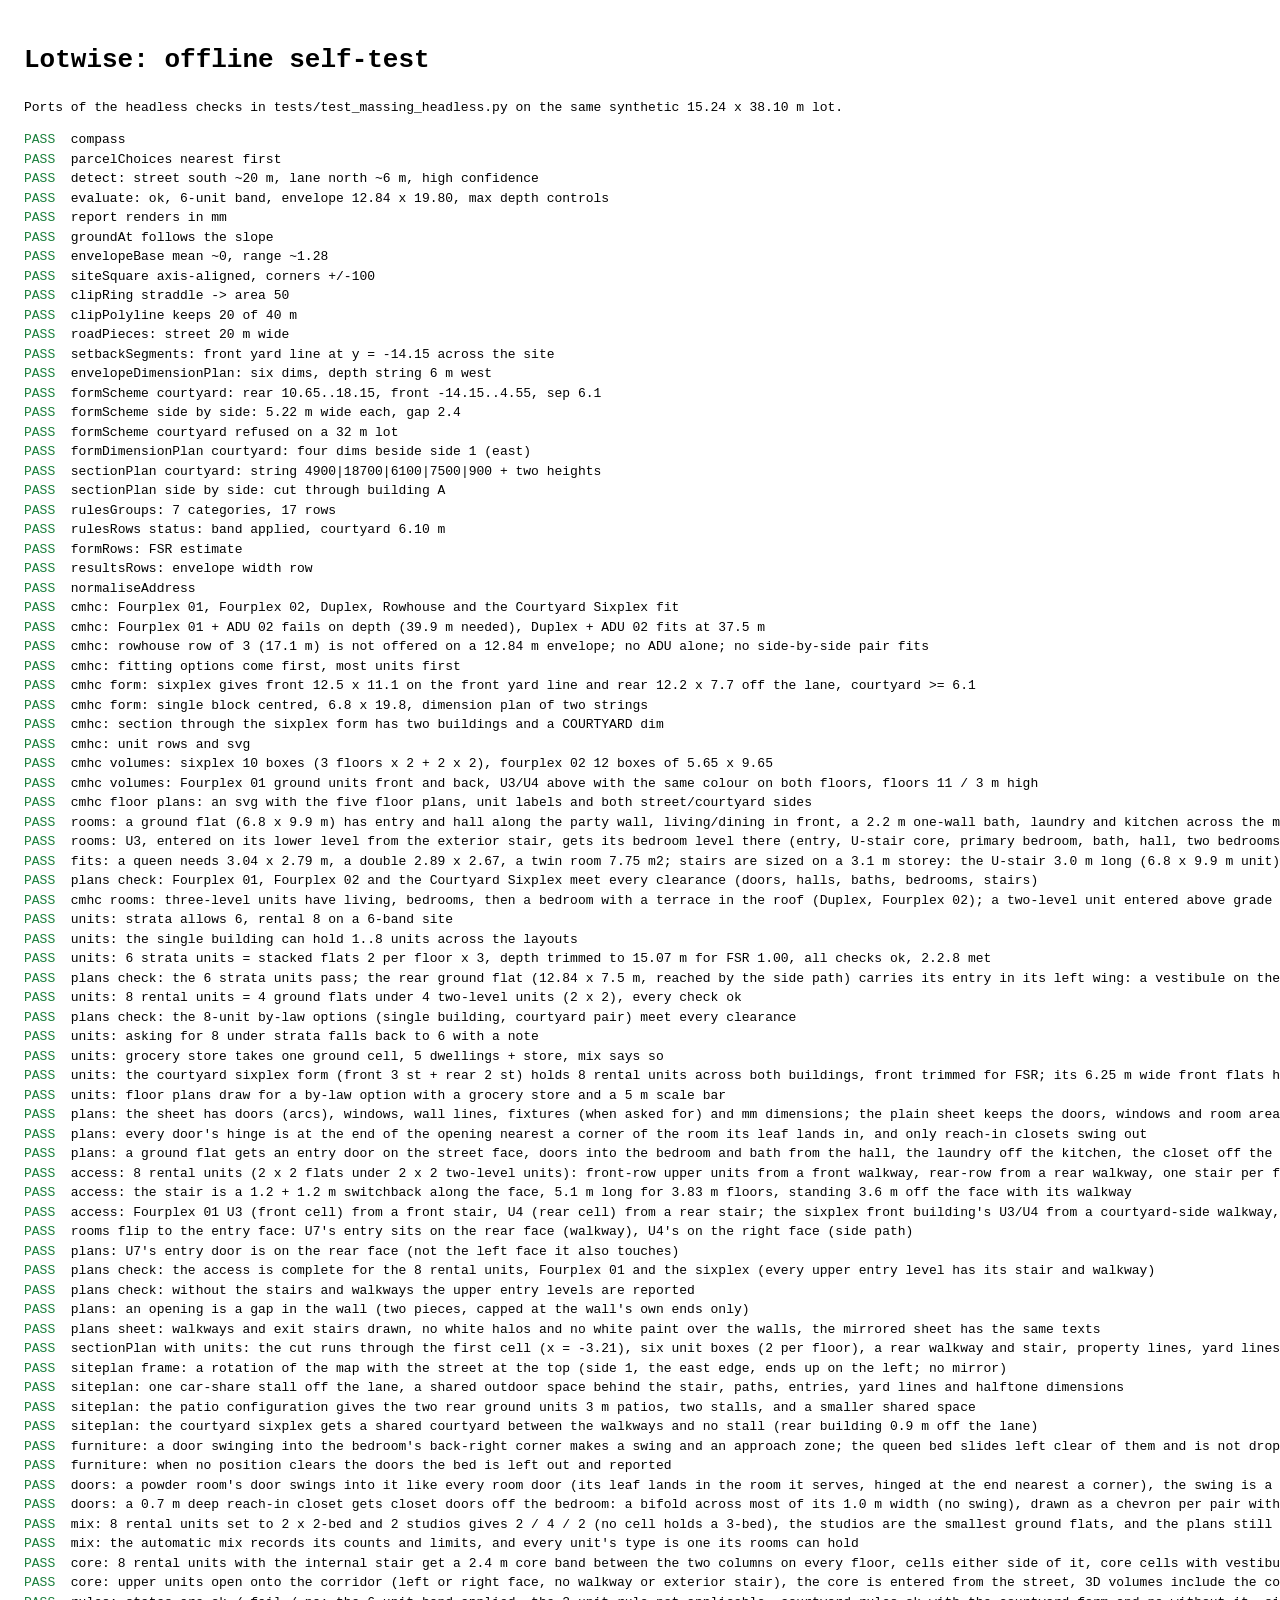
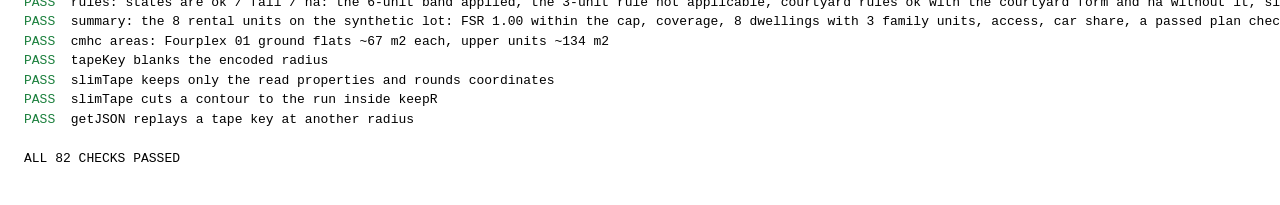
<file: selftest.html>
<!doctype html>
<html lang="en">
<head>
<meta charset="utf-8">
<title>Lotwise self-test</title>
<style>body{font:13px/1.5 Consolas,monospace;padding:16px} .ok{color:#1a7f3c} .fail{color:#b00020;font-weight:bold}</style>
</head>
<body>
<h1>Lotwise: offline self-test</h1>
<p>Ports of the headless checks in tests/test_massing_headless.py on the same synthetic 15.24 x 38.10 m lot.</p>
<pre id="out"></pre>
<script src="core.js"></script>
<script src="site.js"></script>
<script src="massing.js"></script>
<script src="cmhc.js"></script>
<script src="units.js"></script>
<script src="access.js"></script>
<script src="fits.js"></script>
<script src="rooms.js"></script>
<script src="plans.js"></script>
<script src="siteplan.js"></script>
<script src="summary.js"></script>
<script>
(function () {
  var out = document.getElementById("out"), fails = 0, total = 0;
  function check(name, cond, detail) { total++; if (!cond) fails++; out.innerHTML += '<span class="' + (cond ? "ok" : "fail") + '">' + (cond ? "PASS" : "FAIL") + "</span>  " + name + (cond ? "" : "  -- " + JSON.stringify(detail)) + "\n"; }
  function close(a, b, tol) { return Math.abs(a - b) <= (tol || 0.005); }
  function rect(cx, cy, w, d) { return [[cx - w / 2, cy - d / 2], [cx + w / 2, cy - d / 2], [cx + w / 2, cy + d / 2], [cx - w / 2, cy + d / 2]]; }
  var W = 15.24, D = 38.10, SITE = rect(0, 0, W, D), STREET = 20, LANE = 6;
  function parcel(ring, civic) { return { civic: civic, street: "TEST ST", site_id: null, tax_coord: null, ring: ring, centroid: R1Site.centroid(ring) }; }
  var block = [parcel(SITE, "1560"), parcel(rect(-W, 0, W, D), "1570"), parcel(rect(W, 0, W, D), "1550")];
  [-W, 0, W].forEach(function (cx) { block.push(parcel(rect(cx, -(D + STREET), W, D), "s")); block.push(parcel(rect(cx, D + LANE, W, D), "n")); });
  var M = R1Massing, C = R1Core;

  check("compass", ["N", "E", "S", "W", "NE"].join() === [[0, 1], [1, 0], [0, -1], [-1, 0], [1, 1]].map(function (d) { return M.compass(d[0], d[1]); }).join());
  var choices = M.parcelChoices({ parcels: block, target: block[0] });
  check("parcelChoices nearest first", choices[0].parcel === block[0] && choices[0].label.indexOf("15.2 x 38.1 m") > 0, choices[0].label);
  var det = M.detectFrontage(SITE, block, 150, block[0]);
  check("detect: street south ~20 m, lane north ~6 m, high confidence", det.front && det.front.facing === "S" && det.front.gap_m >= 19 && det.front.gap_m <= 21 &&
    det.rear && det.rear.facing === "N" && det.rear.gap_m >= 5.5 && det.rear.gap_m <= 7 && det.confidence === "high", det);
  var ev = C.evaluate(SITE, det.click);
  check("evaluate: ok, 6-unit band, envelope 12.84 x 19.80, max depth controls", ev.status === "ok" && ev.band.max_units === 6 && close(ev.env_width, 12.84) && close(ev.env_depth, 19.8) && ev.depth_controlled_by === "max building depth", ev.status);
  check("report renders in mm", C.reportLines(ev, "mm").some(function (l) { return l.indexOf(" mm (") > 0; }));
  var pts = []; for (var x = -30; x <= 30; x += 2) for (var y = -30; y <= 30; y += 2) pts.push([x, y, 40 + 0.1 * x]);
  var resTopo = { topo_points: pts, z0: 40 };
  check("groundAt follows the slope", close(M.groundAt(pts, 10, 4), 41, 0.15));
  var base = M.envelopeBase(resTopo, ev.env_pts);
  check("envelopeBase mean ~0, range ~1.28", base && close(base.mean, 0, 0.05) && base.range >= 1.1 && base.range <= 1.5, base);
  var sq = M.siteSquare(block[0], 200);
  check("siteSquare axis-aligned, corners +/-100", close(sq.angle_deg, 0, 1e-6) && M.squareRing(sq).length === 4);
  check("clipRing straddle -> area 50", close(C.polygonArea(M.clipRing(rect(100, 0, 10, 10), sq)), 50));
  var pieces = M.clipPolyline(rect(100, 0, 10, 10), sq, true), kept = 0;
  pieces.forEach(function (pc) { for (var i = 0; i < pc.length - 1; i++) kept += R1Site.dist(pc[i], pc[i + 1]); });
  check("clipPolyline keeps 20 of 40 m", close(kept, 20), kept);
  var rings = block.map(function (p) { return p.ring; });
  var sp = M.roadPieces([[-40, -(D / 2 + STREET / 2)], [40, -(D / 2 + STREET / 2)]], rings, "street");
  check("roadPieces: street 20 m wide", sp.length === 1 && close(sp[0].width, STREET, 0.1), sp[0] && sp[0].width);
  var segs = M.setbackSegments(ev), fr = segs.filter(function (s) { return s.kind === "FRONT"; })[0];
  check("setbackSegments: front yard line at y = -14.15 across the site", close(fr.a[1], -D / 2 + 4.9) && close(Math.abs(fr.a[0] - fr.b[0]), W), fr);
  var ep = M.envelopeDimensionPlan(ev, 6);
  check("envelopeDimensionPlan: six dims, depth string 6 m west", ep.length === 6 && ep.filter(function (d) { return d.string === "depth"; }).every(function (d) { return close(d.line[0][0], -W / 2 - 6); }), ep.map(function (d) { return d.line[0]; }));
  var fc = M.formScheme(ev, "courtyard");
  var by = {}; fc.buildings.forEach(function (b) { by[b.key] = b; });
  check("formScheme courtyard: rear 10.65..18.15, front -14.15..4.55, sep 6.1", fc.status === "ok" && close(by.rear.depth_m, 7.5) && close(by.front.depth_m, 18.7) &&
    close(fc.gaps[0].value_m, 6.1) && by.rear.height_m === 8.5 && by.rear.storeys === 2, fc);
  var fss = M.formScheme(ev, "side_by_side");
  check("formScheme side by side: 5.22 m wide each, gap 2.4", fss.status === "ok" && fss.buildings.every(function (b) { return close(b.width_m, 5.22); }) && close(fss.gaps[0].value_m, 2.4), fss);
  check("formScheme courtyard refused on a 32 m lot", M.formScheme(C.evaluate(rect(0, 0, W, 32), [0, -16]), "courtyard").status === "not_permitted");
  var fp = M.formDimensionPlan(ev, fc, 6);
  check("formDimensionPlan courtyard: four dims beside side 1 (east)", fp.length === 4 && fp.every(function (d) { return close(d.line[0][0], W / 2 + 6); }));
  var sec = M.sectionPlan(ev, fc, { front: 0.2, rear: -0.3 }, 0, 2.4);
  check("sectionPlan courtyard: string 4900|18700|6100|7500|900 + two heights", sec.dims.map(function (d) { return Math.round(d.value_m * 1000); }).join() === "4900,18700,6100,7500,900,11500,8500", sec.dims);
  var sec2 = M.sectionPlan(ev, fss, { A: 0, B: 0 }, 0, 2.4);
  check("sectionPlan side by side: cut through building A", sec2.buildings.length === 1 && sec2.buildings[0].key === "A" && close(sec2.c[0], 3.81));
  var groups = M.rulesGroups(ev, fc);
  check("rulesGroups: 7 categories, 17 rows", groups.length === 7 && groups.reduce(function (n, g) { return n + g.rows.length; }, 0) === 17, groups.map(function (g) { return g.title; }));
  check("rulesRows status: band applied, courtyard 6.10 m", M.rulesRows(ev, fc).some(function (r) { return r[3].indexOf("band applied") >= 0; }) && M.rulesRows(ev, fc).some(function (r) { return r[3] === "courtyard 6.10 m"; }));
  check("formRows: FSR estimate", M.formRows(fc, ev).some(function (r) { return r[1].indexOf("FSR 1.57") >= 0; }), M.formRows(fc, ev));
  check("resultsRows: envelope width row", M.resultsRows(ev, base, { district: "R1-1" }, block[0]).some(function (r) { return r[0] === "Envelope width"; }));
  check("normaliseAddress", R1Site.normaliseAddress("1560 W 13th Ave").join("|") === "1560|W 13TH AV");
  // CMHC catalogue fits on the synthetic lot (envelope 12.84 x 19.80, band 6, site depth 38.10, area 580.6)
  var cf = R1Cmhc.fits(ev), byKey = {}; cf.options.forEach(function (o) { byKey[o.key] = o; });
  check("cmhc: Fourplex 01, Fourplex 02, Duplex, Rowhouse and the Courtyard Sixplex fit", ["fourplex_01", "fourplex_02", "duplex", "rowhouse", "courtyard_sixplex"].every(function (k) { return byKey[k] && byKey[k].ok; }), cf.options.map(function (o) { return o.key + ":" + o.ok; }));
  check("cmhc: Fourplex 01 + ADU 02 fails on depth (39.9 m needed), Duplex + ADU 02 fits at 37.5 m", byKey["fourplex_01+adu_02"] && !byKey["fourplex_01+adu_02"].ok && /front \+ courtyard \+ rear/.test(byKey["fourplex_01+adu_02"].reason) && byKey["duplex+adu_02"] && byKey["duplex+adu_02"].ok, [byKey["fourplex_01+adu_02"], byKey["duplex+adu_02"]]);
  check("cmhc: rowhouse row of 3 (17.1 m) is not offered on a 12.84 m envelope; no ADU alone; no side-by-side pair fits", !byKey.rowhouse_x3 && !byKey.adu_01 && !cf.options.some(function (o) { return o.kind === "side_by_side"; }), Object.keys(byKey));
  check("cmhc: fitting options come first, most units first", cf.options[0].ok && cf.options[0].units === 6 && cf.options.every(function (o, i) { return i === 0 || cf.options[i - 1].ok >= o.ok; }), cf.options.map(function (o) { return o.units + (o.ok ? "" : "x"); }));
  var f6 = R1Cmhc.form(ev, byKey.courtyard_sixplex), g6 = f6.gaps.filter(function (g) { return g.kind === "courtyard"; })[0];
  check("cmhc form: sixplex gives front 12.5 x 11.1 on the front yard line and rear 12.2 x 7.7 off the lane, courtyard >= 6.1", f6.status === "ok" && f6.buildings.length === 2 && close(f6.buildings[0].width_m, 12.5) && close(f6.buildings[0].depth_m, 11.1) && close(f6.buildings[1].width_m, 12.2) && close(f6.buildings[1].depth_m, 7.7) && g6 && g6.value_m >= 6.1 - 1e-6 && close(f6.buildings[0].pts[0][1], -D / 2 + 4.9, 0.01), f6);
  var f4 = R1Cmhc.form(ev, byKey.fourplex_01);
  check("cmhc form: single block centred, 6.8 x 19.8, dimension plan of two strings", f4.status === "ok" && close(f4.buildings[0].width_m, 6.8) && close(f4.buildings[0].depth_m, 19.8) && close(R1Site.centroid(f4.buildings[0].pts)[0], 0, 0.01) && M.formDimensionPlan(ev, f4, 6).length === 2, f4.buildings[0]);
  check("cmhc: section through the sixplex form has two buildings and a COURTYARD dim", (function () { var sp = M.sectionPlan(ev, f6, { front: 0, rear: 0 }, 0, 2.4); return sp.buildings.length === 2 && sp.dims.some(function (d) { return d.name === "COURTYARD"; }); })());
  check("cmhc: unit rows and svg", R1Cmhc.unitRows(byKey.fourplex_01).length === 4 && R1Cmhc.unitSvg(byKey.courtyard_sixplex).indexOf("<svg") === 0 && R1Cmhc.unitMix(byKey.courtyard_sixplex) === "2 x 1-bed, 2 x 2-bed, 2 x 3-bed", R1Cmhc.unitMix(byKey.courtyard_sixplex));
  var v6 = R1Cmhc.unitVolumes(byKey.courtyard_sixplex, f6), v4 = R1Cmhc.unitVolumes(byKey.fourplex_01, f4), v2 = R1Cmhc.unitVolumes(byKey.fourplex_02, R1Cmhc.form(ev, byKey.fourplex_02));
  check("cmhc volumes: sixplex 10 boxes (3 floors x 2 + 2 x 2), fourplex 02 12 boxes of 5.65 x 9.65", v6.length === 10 && v2.length === 12 && close(C.polygonArea(v2[0].pts), 5.65 * 9.65, 0.3), [v6.length, v2.length, v2[0] && C.polygonArea(v2[0].pts)]);
  check("cmhc volumes: Fourplex 01 ground units front and back, U3/U4 above with the same colour on both floors, floors 11 / 3 m high", v4.length === 6 && v4[0].unit === "U1" && v4[1].unit === "U2" && close(v4[0].centroid[1] + 9.9, v4[1].centroid[1], 0.05) && v4[0].centroid[1] < 0 &&
    v4[2].color === v4[4].color && v4[2].color !== v4[0].color && close(v4[5].z1, 11.0) && close(v4[0].z1, 11 / 3), v4.map(function (v) { return v.unit + v.floor_index + ":" + v.centroid.map(function (c) { return c.toFixed(1); }); }));
  var fp = R1Cmhc.floorPlansSvg(byKey.courtyard_sixplex);
  check("cmhc floor plans: an svg with the five floor plans, unit labels and both street/courtyard sides", fp.svg.indexOf("<svg") === 0 && (fp.svg.match(/(Ground|Second|Third) floor<\/text>/g) || []).length === 5 && fp.svg.indexOf(">U5<") > 0 && fp.svg.indexOf("COURTYARD SIDE") > 0 && fp.svg.indexOf("STREET SIDE") > 0 && fp.legend.indexOf("U6") > 0, [fp.width, fp.height]);
  var ur = R1Cmhc.unitRooms(byKey.fourplex_01), r0 = ur.filter(function (r) { return r.unit === "U1"; })[0], r3 = ur.filter(function (r) { return r.unit === "U3"; });
  var names0 = r0.rooms.filter(function (r) { return !r.part; }).map(function (r) { return r.name; });
  check("rooms: a ground flat (6.8 x 9.9 m) has entry and hall along the party wall, living/dining in front, a 2.2 m one-wall bath, laundry and kitchen across the middle, a bedroom with a walk-in closet at the back", r0.role === "flat" && ["Entry", "Hall", "Living / dining", "Bath", "Laundry", "Kitchen", "Bedroom", "Closet"].every(function (n) { return names0.indexOf(n) >= 0; }) && close(r0.rooms.reduce(function (s, r) { return s + r.area_m2; }, 0), 6.8 * 9.9, 0.3) && r0.rooms.every(function (r) { return r.x + r.w <= 6.8 + 0.02 && r.y + r.h <= 9.9 + 0.02; }) &&
    (function () { var b = r0.rooms.filter(function (r) { return r.name === "Bath"; })[0], k = r0.rooms.filter(function (r) { return r.name === "Kitchen"; })[0]; return b && close(b.w, 2.2) && close(b.h, 1.8) && k && k.w >= 2.4 && close(k.h, 1.8) && R1Fits.bedFor(r0.rooms.filter(function (r) { return r.name === "Bedroom"; })[0].w, r0.rooms.filter(function (r) { return r.name === "Bedroom"; })[0].h) === "queen"; })(), r0);
  check("rooms: U3, entered on its lower level from the exterior stair, gets its bedroom level there (entry, U-stair core, primary bedroom, bath, hall, two bedrooms off a cross hall) and its living level on top (landing, powder room, living, dining, kitchen), as the catalogue draws it; the 2.0 x 3.0 m stair in the same place on both", r3.length === 2 && r3[0].role === "bedroom" && r3[1].role === "living" && ["Primary bedroom", "Bedroom 2", "Bedroom 3", "Bath", "Hall", "Entry"].every(function (n) { return r3[0].rooms.some(function (r) { return r.name === n; }); }) && ["Landing", "WC", "Living", "Dining", "Kitchen"].every(function (n) { return r3[1].rooms.some(function (r) { return r.name === n; }); }) &&
    (function () { var a = r3[0].rooms.filter(function (r) { return r.name === "Stair"; })[0], b = r3[1].rooms.filter(function (r) { return r.name === "Stair"; })[0]; return a && b && a.x === b.x && a.y === b.y && a.w === b.w && a.h === b.h && a.stair.kind === "u" && close(a.w, 2.0) && close(a.h, 3.0); })(), r3.map(function (r) { return r.role + ":" + r.rooms.map(function (x) { return x.name + "(" + x.w + "x" + x.h + ")"; }).join("/"); }));
  check("fits: a queen needs 3.04 x 2.79 m, a double 2.89 x 2.67, a twin room 7.75 m2; stairs are sized on a 3.1 m storey: the U-stair 3.0 m long (6.8 x 9.9 m unit), a straight run 4.9 m (5.7 x 12.8), the U-stair across the back of a shallow 6.4 x 7.9 m unit", R1Fits.bedFor(3.1, 3.4) === "queen" && R1Fits.bedFor(2.9, 3.2) === "double" && R1Fits.bedFor(2.6, 3.0) === "twin" && R1Fits.bedFor(2.2, 3.0) === null && close(R1Rooms.stairModule(3.83, 6.8, 9.9).l, 3.0) && R1Rooms.stairModule(3.83, 6.8, 9.9).kind === "u" && close(R1Rooms.stairModule(3.83, 5.7, 12.8).l, 4.9) && R1Rooms.stairModule(3.83, 5.7, 12.8).kind === "straight" && R1Rooms.stairModule(3.83, 6.4, 7.9).kind === "u_back", [R1Rooms.stairModule(3.83, 6.8, 9.9), R1Rooms.stairModule(3.83, 5.7, 12.8), R1Rooms.stairModule(3.83, 6.4, 7.9)]);
  var chk1 = R1Plans.check(byKey.fourplex_01), chk6 = R1Plans.check(byKey.courtyard_sixplex), chk2 = R1Plans.check(byKey.fourplex_02);
  check("plans check: Fourplex 01, Fourplex 02 and the Courtyard Sixplex meet every clearance (doors, halls, baths, bedrooms, stairs)", chk1.length === 0 && chk6.length === 0 && chk2.length === 0, [chk1, chk6, chk2]);
  check("cmhc rooms: three-level units have living, bedrooms, then a bedroom with a terrace in the roof (Duplex, Fourplex 02); a two-level unit entered above grade has its bedrooms below its living level; one entered at grade the reverse", R1Cmhc.levelRoles(3, R1Cmhc.design("duplex")).join() === "living,bedroom,attic" && R1Cmhc.levelRoles(3, R1Cmhc.design("fourplex_02")).join() === "living,bedroom,attic" && R1Cmhc.levelRoles(2, R1Cmhc.design("fourplex_01"), true).join() === "bedroom,living" && R1Cmhc.levelRoles(2, R1Cmhc.design("rowhouse"), false).join() === "living,bedroom" && R1Cmhc.bedsOnLevel({ beds: 3 }, ["living", "bedroom", "attic"], 1) === 2 && R1Cmhc.programme("entry", { beds: 3, baths: 2.5, den: true })[0][2].some(function (r) { return r[0] === "Den"; }));
  // by-law unit configurations (R1Units) on the same lot: envelope 12.84 x 19.80 x 3 storeys, band 6, area 580.6
  var evR = C.evaluate(SITE, det.click), sf = { scheme: "single", dims_like: "single", status: "ok", gaps: [], notes: [], buildings: [M.building("single", "Single building", [[-6.42, -14.15], [-6.42, 5.65], [6.42, 5.65], [6.42, -14.15]], 11.5, 3, "3.1.2.5(b)", ev.edges[ev.idx.front])] };
  check("units: strata allows 6, rental 8 on a 6-band site", R1Units.maxUnits(evR, "other").value === 6 && R1Units.maxUnits(evR, "rental").value === 8 && R1Units.familyMin(8, "rental") === 3 && R1Units.familyMin(6, "other") === 3);
  var ach = R1Units.achievable(sf, evR, { tenure: "rental" }).map(function (a) { return a.total; });
  check("units: the single building can hold 1..8 units across the layouts", ach.indexOf(1) >= 0 && ach.indexOf(4) >= 0 && ach.indexOf(6) >= 0 && ach.indexOf(8) >= 0 && ach.every(function (n) { return n <= 8; }), ach);
  var u6 = R1Units.configure(sf, evR, { tenure: "other", units: 6 });
  check("units: 6 strata units = stacked flats 2 per floor x 3, depth trimmed to 15.07 m for FSR 1.00, all checks ok, 2.2.8 met", u6.ok && u6.units === 6 && u6.blocks[0].layout === "stacked" && u6.blocks[0].floors.length === 3 && u6.blocks[0].floors[0].units.length === 2 && close(u6.blocks[0].depth_m, 15.07, 0.02) && u6.blocks[0].trimmed_from_m === 19.8 && u6.blocks[0].unit_list.filter(function (u) { return u.beds >= 2; }).length >= 3 && u6.notes.some(function (n) { return /trimmed/.test(n); }), [u6.ok, u6.blocks[0].depth_m, u6.checks]);
  var ur6 = R1Cmhc.unitRooms(u6), u2r = ur6.filter(function (r) { return r.unit === "U2"; })[0], e2 = u2r.rooms.filter(function (r) { return r.name === "Entry"; })[0];
  check("plans check: the 6 strata units pass; the rear ground flat (12.84 x 7.5 m, reached by the side path) carries its entry in its left wing: a vestibule on the left face, a cross hall to the living room, the bath row behind", R1Plans.check(u6).length === 0 && u2r.entry_face === "left" && e2 && e2.x === 0 && u2r.rooms.some(function (r) { return r.name === "Hall" && r.y === e2.y; }) && u2r.rooms.every(function (r) { return r.x + r.w <= u2r.width_m + 0.02 && r.y + r.h <= u2r.depth_m + 0.02; }), { check: R1Plans.check(u6), face: u2r.entry_face, rooms: u2r.rooms.map(function (r) { return r.name + "@" + r.x + "," + r.y + " " + r.w + "x" + r.h; }) });
  var u8 = R1Units.configure(sf, evR, { tenure: "rental", units: 8 });
  check("units: 8 rental units = 4 ground flats under 4 two-level units (2 x 2), every check ok", u8.ok && u8.units === 8 && u8.blocks[0].layout === "flats_over" && u8.blocks[0].floors[0].units.length === 4 && u8.checks.every(function (c) { return c.ok; }), [u8.ok, u8.blocks[0].layout, u8.checks]);
  var chkU8 = R1Plans.check(u8), chkUC = R1Plans.check(R1Units.configure(f6, evR, { tenure: "rental", units: 8 }));
  check("plans check: the 8-unit by-law options (single building, courtyard pair) meet every clearance", chkU8.length === 0 && chkUC.length === 0, [chkU8, chkUC]);
  var u8s = R1Units.configure(sf, evR, { tenure: "other", units: 8 });
  check("units: asking for 8 under strata falls back to 6 with a note", u8s.units === 6 && u8s.notes.some(function (n) { return /cannot be laid out|shown/.test(n); }), [u8s.units, u8s.notes]);
  var ug = R1Units.configure(sf, evR, { tenure: "other", units: 5, ground: "grocery" });
  check("units: grocery store takes one ground cell, 5 dwellings + store, mix says so", ug.units === 5 && ug.blocks[0].unit_list.some(function (u) { return u.kind === "shop"; }) && ug.blocks[0].floors[0].units.indexOf("G") === 0 && /grocery store/.test(R1Cmhc.unitMix(ug)) && R1Cmhc.unitRooms(ug).some(function (r) { return r.role === "shop" && r.rooms.some(function (x) { return x.name === "Shop floor"; }); }), ug.blocks[0].floors);
  var uc = R1Units.configure(f6, evR, { tenure: "rental", units: 8 });
  check("units: the courtyard sixplex form (front 3 st + rear 2 st) holds 8 rental units across both buildings, front trimmed for FSR; its 6.25 m wide front flats hold one bedroom each, so the rental family-unit rule (2.2.8) is reported", uc.units === 8 && uc.blocks.length === 2 && uc.blocks[0].units + uc.blocks[1].units === 8 && close(uc.blocks[0].trimmed_from_m, 11.1, 0.02) && close(uc.blocks[1].depth_m, 7.7) && !uc.ok && /family units/.test(uc.reason) && uc.blocks[1].unit_list.every(function (u) { return u.beds === 2; }), uc.blocks.map(function (b) { return b.layout + ":" + b.units + ":" + b.depth_m; }).concat([uc.reason]));
  check("units: floor plans draw for a by-law option with a grocery store and a 5 m scale bar", (function () { var p = R1Cmhc.floorPlansSvg(ug, { k: 14 }); return p.svg.indexOf("Shop floor") > 0 && p.svg.indexOf("5 m") > 0 && p.legend.indexOf("Grocery store") > 0; })());
  var sheet = R1Plans.sheet(byKey.fourplex_01, { k: 20, furniture: true }), sheetPlain = R1Plans.sheet(byKey.fourplex_01, { k: 20 }), ops = R1Plans.openings(R1Cmhc.unitRooms(byKey.fourplex_01)[0], { front: true, left: true, right: true, rear: false });
  check("plans: the sheet has doors (arcs), windows, wall lines, fixtures (when asked for) and mm dimensions; the plain sheet keeps the doors, windows and room areas but no fixtures", sheet.svg.indexOf("<svg") === 0 && (sheet.svg.match(/ A [\d.]+ [\d.]+ 0 0 [01] /g) || []).length >= 8 && sheet.svg.indexOf("#8fc1e3") > 0 && sheet.svg.indexOf(">6800<") > 0 && sheet.svg.indexOf(">19800<") > 0 && sheet.svg.indexOf("<circle") > 0 &&
    sheetPlain.svg.indexOf("<circle") < 0 && (sheetPlain.svg.match(/ A [\d.]+ [\d.]+ 0 0 [01] /g) || []).length >= 8 && sheetPlain.svg.indexOf("#8fc1e3") > 0 && (sheetPlain.svg.match(/ m2</g) || []).length > (sheet.svg.match(/ m2</g) || []).length - 1, [sheet.width, sheet.height, (sheetPlain.svg.match(/ m2</g) || []).length]);
  // doors swing into the room they serve against its nearest wall: the hinge is at the end of the opening closest to a corner; a reach-in closet's door swings out
  check("plans: every door's hinge is at the end of the opening nearest a corner of the room its leaf lands in, and only reach-in closets swing out", ops.filter(function (x) { return (x.kind === "door" || x.kind === "entry") && !x.closet; }).every(function (x) {
    var lands = x.out && x.other ? x.other : x.room, lo = x.side === "h" ? lands.x : lands.y, hi = x.side === "h" ? lands.x + lands.w : lands.y + lands.h;
    return (x.hinge === "from") === ((x.from - lo) <= (hi - x.to)) && (!x.out || R1Plans.reachIn(x.room) || (x.side === "h" ? x.room.h : x.room.w) < x.to - x.from + 0.05);
  }), ops.filter(function (x) { return x.kind === "door"; }).map(function (x) { return x.room.name + ":" + x.hinge + (x.out ? " out" : ""); }));
  check("plans: a ground flat gets an entry door on the street face, doors into the bedroom and bath from the hall, the laundry off the kitchen, the closet off the bedroom, windows for living and bedroom", ops.some(function (x) { return x.kind === "entry" && x.side === "h" && x.at === 0; }) && ops.some(function (x) { return x.kind === "door" && x.room.name === "Bedroom" && x.other.name === "Hall"; }) && ops.some(function (x) { return x.kind === "door" && x.room.name === "Bath" && x.other.name === "Hall"; }) && ops.some(function (x) { return x.kind === "door" && x.room.name === "Laundry" && x.other.name === "Kitchen"; }) && ops.some(function (x) { return x.kind === "door" && x.room.name === "Closet" && x.other.name === "Bedroom"; }) && ops.filter(function (x) { return x.kind === "window"; }).length >= 2, ops.map(function (x) { return x.kind + ":" + (x.room ? x.room.name : "") + "<" + (x.other ? x.other.name : ""); }));
  // access: exterior exit stairs and walkways for the units entered on an upper floor
  var ap8 = R1Access.plan(u8), e8 = ap8.entries, B8 = ap8.blocks.single;
  check("access: 8 rental units (2 x 2 flats under 2 x 2 two-level units): front-row upper units from a front walkway, rear-row from a rear walkway, one stair per face, ground rear units from the side paths",
    e8["U5@single"] && e8["U5@single"].face === "front" && e8["U5@single"].walkway && e8["U7@single"].face === "rear" && e8["U7@single"].floor_index === 1 && B8.stairs.length === 2 && B8.walkways.length === 2 &&
    B8.stairs.filter(function (s) { return s.face === "rear"; })[0].at_side === 1 && B8.stairs.filter(function (s) { return s.face === "front"; })[0].at_side === 2 && e8["U1@single"].face === "front" && e8["U3@single"].face === "left" && e8["U4@single"].face === "right",
    { entries: Object.keys(e8).map(function (k) { return k + ":" + e8[k].face + "@" + e8[k].floor_index; }), stairs: B8.stairs.map(function (s) { return s.face + s.at_side; }) });
  check("access: the stair is a 1.2 + 1.2 m switchback along the face, 5.1 m long for 3.83 m floors, standing 3.6 m off the face with its walkway", close(R1Access.stairLength(11.5 / 3), 5.1) && close(B8.stairs[0].y1 - B8.stairs[0].y0, 2.4) && close(Math.abs(B8.stairs.filter(function (s) { return s.face === "rear"; })[0].y1 - B8.depth_m), 3.6), B8.stairs);
  var ap4 = R1Access.plan(byKey.fourplex_01), ap6 = R1Access.plan(byKey.courtyard_sixplex);
  check("access: Fourplex 01 U3 (front cell) from a front stair, U4 (rear cell) from a rear stair; the sixplex front building's U3/U4 from a courtyard-side walkway, the rear building's townhouses at grade",
    ap4.entries["U3@single"].face === "front" && ap4.entries["U4@single"].face === "rear" && ap4.blocks.single.stairs.length === 2 && ap6.blocks.front.stairs.length === 1 && ap6.blocks.front.stairs[0].face === "rear" && ap6.blocks.rear.stairs.length === 0 && ap6.entries["U5@rear"].face === "front" && ap6.entries["U5@rear"].floor_index === 0,
    [ap4.entries, ap6.blocks.front.stairs, ap6.entries]);
  var ur8 = R1Cmhc.unitRooms(u8), u7 = ur8.filter(function (r) { return r.unit === "U7" && r.level_index === 0; })[0], u4g = ur8.filter(function (r) { return r.unit === "U4"; })[0];
  check("rooms flip to the entry face: U7's entry sits on the rear face (walkway), U4's on the right face (side path)", u7.entry_face === "rear" && close(u7.rooms.filter(function (r) { return r.name === "Entry"; })[0].y + u7.rooms.filter(function (r) { return r.name === "Entry"; })[0].h, u7.depth_m, 0.02) &&
    u4g.entry_face === "right" && close(u4g.rooms.filter(function (r) { return r.name === "Entry"; })[0].x + u4g.rooms.filter(function (r) { return r.name === "Entry"; })[0].w, u4g.width_m, 0.02), [u7.entry_face, u4g.entry_face]);
  var ops7 = R1Plans.openings(u7, { front: false, rear: true, left: true, right: false }), ent7 = ops7.filter(function (x) { return x.kind === "entry"; })[0];
  check("plans: U7's entry door is on the rear face (not the left face it also touches)", ent7 && ent7.face === "rear" && ent7.side === "h" && close(ent7.at, u7.depth_m), ent7);
  check("plans check: the access is complete for the 8 rental units, Fourplex 01 and the sixplex (every upper entry level has its stair and walkway)", R1Plans.check(u8).length === 0 && R1Plans.check(byKey.fourplex_01).length === 0 && R1Plans.check(byKey.courtyard_sixplex).length === 0, [R1Plans.check(u8), R1Plans.check(byKey.fourplex_01)]);
  var noAccess = { blocks: u8.blocks.map(function (b) { return Object.assign({}, b); }), units: 8 }, savedPlan = R1Access.plan; R1Access.plan = function (o) { var p = savedPlan(o); Object.keys(p.blocks).forEach(function (k) { p.blocks[k].stairs = []; p.blocks[k].walkways = []; }); return p; };
  check("plans check: without the stairs and walkways the upper entry levels are reported", R1Plans.check(noAccess).filter(function (s) { return /no exit stair and walkway/.test(s); }).length === 4, R1Plans.check(noAccess));
  R1Access.plan = savedPlan;
  var wp = R1Plans.wallPieces([{ x1: 0, y1: 2, x2: 5, y2: 2, th: 0.12 }], [{ side: "h", at: 2, from: 2, to: 2.9 }]);
  check("plans: an opening is a gap in the wall (two pieces, capped at the wall's own ends only)", wp.length === 2 && close(wp[0].x1, -0.06) && close(wp[0].x2, 2) && close(wp[1].x1, 2.9) && close(wp[1].x2, 5.06), wp);
  var sh8 = R1Plans.sheet(u8, { k: 20 }), sh8m = R1Plans.sheet(u8, { k: 20, mirror: true });
  check("plans sheet: walkways and exit stairs drawn, no white halos and no white paint over the walls, the mirrored sheet has the same texts", sh8.svg.indexOf(">WALKWAY<") > 0 && sh8.svg.indexOf(">EXIT STAIR<") > 0 && sh8.svg.indexOf(">WALKWAY OVER<") > 0 && sh8.svg.indexOf('stroke="#ffffff"') < 0 &&
    (sh8.svg.match(/<text/g) || []).length === (sh8m.svg.match(/<text/g) || []).length && sh8.svg !== sh8m.svg, [sh8.svg.indexOf(">WALKWAY<"), (sh8.svg.match(/<text/g) || []).length, (sh8m.svg.match(/<text/g) || []).length]);
  // section with units: one box per cut unit per floor, the walkway and stair, the yard lines and height limits labelled
  var f8 = { scheme: "single", dims_like: "single", status: "ok", gaps: [], notes: [], buildings: [M.building("single", "Single building", [[-6.42, -14.15], [-6.42, -14.15 + u8.blocks[0].depth_m], [6.42, -14.15 + u8.blocks[0].depth_m], [6.42, -14.15]], 11.5, 3, "3.1.2.5(b)", ev.edges[ev.idx.front])] };
  var sec8 = M.sectionPlan(ev, f8, { single: 0 }, 0, 2.4, u8);
  check("sectionPlan with units: the cut runs through the first cell (x = -3.21), six unit boxes (2 per floor), a rear walkway and stair, property lines, yard lines at 4.9 and 10.7 m, a max-height mark",
    sec8 && close(sec8.c[0], -3.21, 0.02) && sec8.units.length === 6 && sec8.units.some(function (u) { return u.unit === "U7" && u.sub === "2 BED"; }) && sec8.access.some(function (a) { return a.kind === "walkway" && a.face === "rear"; }) && sec8.access.some(function (a) { return a.kind === "stair"; }) &&
    sec8.marks.filter(function (m) { return m.kind === "property"; }).length === 2 && sec8.marks.some(function (m) { return m.label === "FRONT YARD 4.9 m" && close(m.s, sec8.lot[0] + 4.9); }) && sec8.marks.some(function (m) { return /REAR YARD 10.7 m/.test(m.label) && close(m.s, sec8.lot[1] - 10.7); }) && sec8.marks.some(function (m) { return m.kind === "height" && close(m.z, 11.5); }),
    sec8 && { c: sec8.c, units: sec8.units.map(function (u) { return u.unit + u.floor_index; }), access: sec8.access, marks: sec8.marks });
  // the site plan sheet
  var frame = R1SitePlan.frame(ev);
  check("siteplan frame: a rotation of the map with the street at the top (side 1, the east edge, ends up on the left; no mirror)", !frame.mirror && close(frame.T([W / 2, 0])[0], -W / 2) && close(frame.T([0, D / 2])[1], D) && close(frame.T([0, -D / 2])[1], 0), frame);
  var resSP = { parcels: block, buildings: [], roads: { segments: [] } }, spSheet = R1SitePlan.sheet({ ev: ev, form: f8, option: u8, res: resSP, det: det, parcel: block[0], address: "test" }, { k: 9 });
  check("siteplan: one car-share stall off the lane, a shared outdoor space behind the stair, paths, entries, yard lines and halftone dimensions", spSheet.stalls === 1 && spSheet.shared_m2 > 40 && spSheet.svg.indexOf(">SHARED OUTDOOR SPACE<") > 0 && spSheet.svg.indexOf(">CAR<") > 0 && spSheet.svg.indexOf(">EXIT STAIR<") > 0 && spSheet.svg.indexOf(">FRONT YARD<") > 0 && spSheet.svg.indexOf(">SIDE YARD<") > 0 && spSheet.svg.indexOf("FRONTAGE 15240") > 0 && spSheet.svg.indexOf("SITE DEPTH 38100") > 0 &&
    spSheet.rows.some(function (r) { return r[0] === "Car share" && /1 stall/.test(r[1]); }) && spSheet.rows.some(function (r) { return r[0] === "Access" && /exit stair/.test(r[1]); }), { stalls: spSheet.stalls, shared: spSheet.shared_m2, rows: spSheet.rows });
  var spPatios = R1SitePlan.sheet({ ev: ev, form: f8, option: u8, res: resSP, det: det, parcel: block[0] }, { k: 9, outdoor: "patios", carshare: 2 });
  check("siteplan: the patio configuration gives the two rear ground units 3 m patios, two stalls, and a smaller shared space", spPatios.patios === 2 && spPatios.stalls === 2 && spPatios.shared_m2 < spSheet.shared_m2 && spPatios.svg.indexOf(">PATIO U3<") > 0, { patios: spPatios.patios, stalls: spPatios.stalls, shared: spPatios.shared_m2 });
  var spCourt = R1SitePlan.sheet({ ev: ev, form: f6, option: byKey.courtyard_sixplex, res: resSP, det: det, parcel: block[0] }, { k: 9, carshare: 1 });
  check("siteplan: the courtyard sixplex gets a shared courtyard between the walkways and no stall (rear building 0.9 m off the lane)", spCourt.stalls === 0 && spCourt.svg.indexOf(">SHARED COURTYARD<") > 0 && spCourt.rows.some(function (r) { return r[0] === "Car share" && /No car-share stall/.test(r[1]); }) && spCourt.svg.indexOf("REAR YARD (REAR BLDG)") > 0, spCourt.rows);
  // furniture clear of the doors: a bed slides out of a door swing, or is left out and reported
  var bedRoom = { name: "Bedroom", x: 0, y: 0, w: 3.0, h: 3.4, area_m2: 10.2 }, urB = { level_index: 0, levels: 1, rooms: [bedRoom], width_m: 3.0, depth_m: 3.4 };
  var doorOps = [{ kind: "door", side: "h", at: 3.4, from: 2.0, to: 2.9, room: bedRoom, other: { name: "Hall" } }], zones = R1Plans.keepClear(bedRoom, doorOps);
  var fxB = R1Plans.fixtures(bedRoom, urB, {}, zones), bedRect = fxB.filter(function (p) { return p.g && p.g.name === "bed" && p.t === "rect"; })[0];
  check("furniture: a door swinging into the bedroom's back-right corner makes a swing and an approach zone; the queen bed slides left clear of them and is not dropped", zones.length === 2 && zones.some(function (z) { return z.kind === "swing"; }) && bedRect && bedRect.x + bedRect.w <= 2.0 + 0.081 && fxB.dropped.length === 0, { zones: zones.map(function (z) { return z.kind + " " + z.x + "," + z.y + " " + z.w + "x" + z.h; }), bed: bedRect && [bedRect.x, bedRect.y, bedRect.w, bedRect.h], dropped: fxB.dropped });
  var tiny = { name: "Bedroom", x: 0, y: 0, w: 2.6, h: 3.0, area_m2: 7.8 }, urT = { level_index: 0, levels: 1, rooms: [tiny], width_m: 2.6, depth_m: 3.0 };
  var fxT = R1Plans.fixtures(tiny, urT, {}, [{ x: 0, y: 0.5, w: 2.6, h: 2.5, kind: "approach" }]);
  check("furniture: when no position clears the doors the bed is left out and reported", fxT.dropped.indexOf("bed") >= 0 && !fxT.some(function (p) { return p.g && p.g.name === "bed"; }), fxT.dropped);
  var wcRoom = { name: "WC", x: 0, y: 0, w: 1.45, h: 1.4, area_m2: 2.0 }, dining = { name: "Dining", x: 0, y: -2.7, w: 4.4, h: 2.7 }, wcOps = R1Plans.openings({ level_index: 1, levels: 2, rooms: [dining, wcRoom], width_m: 4.4, depth_m: 1.4 }, {});
  check("doors: a powder room's door swings into it like every room door (its leaf lands in the room it serves, hinged at the end nearest a corner), the swing is a keep-clear zone inside, and the 1.45 x 1.4 m room takes a person stepping in and turning (0.9 x 1.2 m)", wcOps.some(function (op) { return op.kind === "door" && op.room === wcRoom && !op.out && op.hinge === "from"; }) && R1Plans.keepClear(wcRoom, wcOps).some(function (z) { return z.kind === "swing"; }) && Math.min(wcRoom.w, wcRoom.h) >= R1Plans.TURN[0] && Math.max(wcRoom.w, wcRoom.h) >= R1Plans.TURN[1] && !R1Plans.reachIn(wcRoom), wcOps.map(function (o) { return o.kind + ":" + o.room.name + ":" + o.hinge + (o.out ? " out" : ""); }));
  var closetRoom = { name: "Closet", x: 3.0, y: 0, w: 1.0, h: 0.7, area_m2: 0.7 }, bedC = { name: "Bedroom 1", x: 0, y: 0.7, w: 4.0, h: 3.2, area_m2: 12.8 }, cOps = R1Plans.openings({ level_index: 1, levels: 2, rooms: [bedC, closetRoom, { name: "Hall", x: 0, y: 0, w: 3.0, h: 0.7 }], width_m: 4.0, depth_m: 3.9 }, {});
  check("doors: a 0.7 m deep reach-in closet gets closet doors off the bedroom: a bifold across most of its 1.0 m width (no swing), drawn as a chevron per pair with the head track dashed; a 2.0 m wide closet gets sliding bypass panels", cOps.some(function (op) { return op.kind === "door" && op.room === closetRoom && op.out && op.other === bedC && op.closet === "bifold" && op.to - op.from >= 0.85 && op.to - op.from <= 0.95; }) && R1Plans.reachIn(closetRoom) &&
    (function () { var wide = { name: "Closet", x: 1.0, y: 0, w: 2.2, h: 0.7, area_m2: 1.54 }, bedW = { name: "Bedroom 1", x: 0, y: 0.7, w: 4.0, h: 3.2, area_m2: 12.8 }, ops2 = R1Plans.openings({ level_index: 1, levels: 2, rooms: [bedW, wide, { name: "Hall", x: 0, y: 0, w: 1.0, h: 0.7 }], width_m: 4.0, depth_m: 3.9 }, {}); return ops2.some(function (op) { return op.room === wide && op.closet === "bypass" && op.to - op.from > 1.8; }); })() &&
    R1Cmhc.unitRooms(byKey.fourplex_01).some(function (ur) { return R1Plans.openings(ur, { front: ur.cell.b0 < 0.02, rear: ur.cell.b1 > 0.98, left: ur.cell.a0 < 0.02, right: ur.cell.a1 > 0.98 }).some(function (op) { return op.closet && op.room.name === "Closet"; }); }), { ops: cOps.map(function (o) { return o.kind + ":" + o.room.name + ":" + (o.closet || o.hinge) + (o.out ? " out" : ""); }), fourplex: R1Cmhc.unitRooms(byKey.fourplex_01).map(function (ur) { return ur.unit + ":" + R1Plans.openings(ur, { front: ur.cell.b0 < 0.02, rear: ur.cell.b1 > 0.98, left: ur.cell.a0 < 0.02, right: ur.cell.a1 > 0.98 }).filter(function (op) { return op.closet; }).map(function (op) { return op.room.name + ":" + op.closet; }).join(","); }) });
  // the unit mix: limits from what the rooms can hold, studios on one level
  var u8m = R1Units.configure(sf, evR, { tenure: "rental", units: 8, mix: { b3: 0, b2: 2, b0: 2 } });
  check("mix: 8 rental units set to 2 x 2-bed and 2 studios gives 2 / 4 / 2 (no cell holds a 3-bed), the studios are the smallest ground flats, and the plans still pass", u8m.mix.custom && u8m.mix.b3 === 0 && u8m.mix.b2 === 2 && u8m.mix.b1 === 4 && u8m.mix.b0 === 2 && u8m.mix.limits.max3 === 0 && u8m.mix.limits.max2 === 4 && /2 x studio/.test(R1Cmhc.unitMix(u8m)) &&
    u8m.blocks[0].unit_list.filter(function (u) { return u.beds === 0; }).every(function (u) { return u.levels === 1; }) && R1Cmhc.unitRooms(u8m).some(function (r) { return r.rooms.some(function (x) { return x.name === "Studio"; }); }) && R1Plans.check(u8m).length === 0, { mix: u8m.mix, check: R1Plans.check(u8m) });
  check("mix: the automatic mix records its counts and limits, and every unit's type is one its rooms can hold", !u8.mix.custom && u8.mix.b2 + u8.mix.b1 + u8.mix.b0 + u8.mix.b3 === 8 && u8.blocks[0].unit_list.every(function (u) { return u.kind || u.beds <= u.cap; }), u8.mix);
  // the shared single exit stair core
  var u8c = R1Units.configure(sf, evR, { tenure: "rental", units: 8, access: "core" }), apc = R1Access.plan(u8c), coreCells = R1Cmhc.unitRooms(u8c).filter(function (r) { return r.role === "core"; });
  check("core: 8 rental units with the internal stair get a 2.4 m core band between the two columns on every floor, cells either side of it, core cells with vestibule, stair, corridor and bike room", u8c.blocks[0].core && u8c.blocks[0].floors.every(function (f) { return f.core; }) && close(u8c.blocks[0].floors[0].core.a1 - u8c.blocks[0].floors[0].core.a0, 2.4 / 12.84) &&
    R1Cmhc.unitCells(u8c.blocks[0].floors[0].units, "grid", 2, u8c.blocks[0].floors[0].core).every(function (c) { return c.a1 <= u8c.blocks[0].floors[0].core.a0 + 1e-9 || c.a0 >= u8c.blocks[0].floors[0].core.a1 - 1e-9; }) && coreCells.length === 3 &&
    ["Vestibule", "Stair", "Corridor", "Bike room"].every(function (n) { return coreCells[0].rooms.some(function (r) { return r.name === n; }); }) && coreCells[1].rooms.some(function (r) { return r.name === "Landing"; }), { core: u8c.blocks[0].core, rooms: coreCells.map(function (c) { return c.rooms.map(function (r) { return r.name; }).join("/"); }) });
  check("core: upper units open onto the corridor (left or right face, no walkway or exterior stair), the core is entered from the street, 3D volumes include the core, the plans pass", apc.blocks.single.core && apc.blocks.single.stairs.length === 0 && ["U5", "U6", "U7", "U8"].every(function (k) { var e = apc.entries[k + "@single"]; return e && e.core && (e.face === "left" || e.face === "right"); }) && apc.entries["CORE@single"].face === "front" &&
    R1Cmhc.unitVolumes(u8c, sf).filter(function (v) { return v.kind === "core"; }).length === 3 && R1Plans.check(u8c).length === 0 && R1Plans.sheet(u8c, { k: 20 }).svg.indexOf(">CORE<") > 0, { entries: Object.keys(apc.entries).map(function (k) { return k + ":" + apc.entries[k].face; }), check: R1Plans.check(u8c) });
  // the by-law table states
  var rr = M.rulesRows(ev, fc), rr0 = M.rulesRows(ev, null), st = function (rows, re) { var r = rows.filter(function (x) { return re.test(x[0]); })[0]; return r && r[4]; };
  check("rules: states are ok / fail / na: the 6-unit band applied, the 3-unit rule not applicable, courtyard rules ok with the courtyard form and na without it, side-by-side na", st(rr, /Up to 6/) === "ok" && st(rr, /^3 units/) === "na" && st(rr, /Min site depth, courtyard/) === "ok" && st(rr0, /Min site depth, courtyard/) === "na" && st(rr, /side by side/) === "na" && st(rr, /Max building width/) === "ok" && st(rr, /Front yard/) === "ok", rr.map(function (r) { return r[0].slice(0, 24) + ":" + r[4]; }));
  // the development summary at the end of the flow
  var sum = R1Summary.stats({ ev: ev, form: f8, option: u8, parcel: block[0], zone: { district: "R1-1" }, address: "1560 W 13th Ave", site: { stalls: 1, shared_m2: 120, patios: 0 }, planIssues: [] });
  check("summary: the 8 rental units on the synthetic lot: FSR 1.00 within the cap, coverage, 8 dwellings with 3 family units, access, car share, a passed plan check, 8 unit rows and the four statistic groups", close(sum.fsr, 1.0, 0.02) && sum.coverage > 0.3 && sum.groups.length === 4 && sum.groups[3].rows.some(function (r) { return r[0] === "Dwelling units" && /^8 /.test(r[1]); }) && sum.groups[3].rows.some(function (r) { return r[0] === "Family units (2+ bedrooms)" && /minimum 3/.test(r[1]) && r[2]; }) &&
    sum.groups[2].rows.some(function (r) { return r[0] === "FSR" && /within/.test(r[1]) && /3\.1\.1\.2/.test(r[2]); }) && sum.groups[3].rows.some(function (r) { return r[0] === "Car share" && /1 stall/.test(r[1]); }) && sum.checks.some(function (c) { return c[0] === "Plan check" && c[3] === "ok"; }) && sum.units.length === 8 && /^8 units/.test(sum.option) && sum.source.document, { fsr: sum.fsr, groups: sum.groups.map(function (g) { return g.title + ":" + g.rows.length; }), checks: sum.checks, option: sum.option });
  var ua = R1Cmhc.unitAreas(byKey.fourplex_01);
  check("cmhc areas: Fourplex 01 ground flats ~67 m2 each, upper units ~134 m2", close(ua["U1@single"], 134.1 / 2, 0.1) && close(ua["U3@single"], 134.1, 0.1), ua);
  var url = R1Site.exportUrl("property-parcel-polygons", R1Site.within(-123.18, 49.25, 161.4));
  check("tapeKey blanks the encoded radius", R1Site.tapeKey(url).indexOf("%2C%20Rm)") > 0 && R1Site.tapeKey(url) === R1Site.tapeKey(url.replace("161m", "232m")), R1Site.tapeKey(url));
  var frame0 = new R1Site.LocalFrame(49.25, -123.18), far = frame0.toLonLat(300, 0), near = frame0.toLonLat(10, 0), near2 = frame0.toLonLat(20, 0);
  var tapeIn = {}, k1 = R1Site.tapeKey(url), k2 = R1Site.tapeKey(R1Site.exportUrl("elevation-contour-lines-1-metre-contours", R1Site.within(-123.18, 49.25, 181)));   // tapes are keyed by the blanked URL
  tapeIn[k1] = { type: "FeatureCollection", features: [{ type: "Feature", geometry: { type: "Polygon", coordinates: [[[-123.18, 49.25], [-123.1799, 49.25], [-123.1799, 49.2501], [-123.18, 49.25]]] }, properties: { civic_number: "1", streetname: "X", site_id: "s", tax_coord: "t", geo_point_2d: { lon: 0, lat: 0 } } }] };
  tapeIn[k2] = { type: "FeatureCollection", features: [{ type: "Feature", geometry: { type: "LineString", coordinates: [far, near, near2, far] }, properties: { elevation: 40, geo_point_2d: {} } }] };
  var slim = R1Site.slimTape(tapeIn, 49.25, -123.18, 100), sp = slim[k1].features[0], sc = slim[k2].features[0];
  check("slimTape keeps only the read properties and rounds coordinates", Object.keys(sp.properties).join() === "civic_number,streetname,site_id,tax_coord" && sp.geometry.coordinates[0][1][0] === -123.1799, sp);
  check("slimTape cuts a contour to the run inside keepR", sc.geometry.type === "MultiLineString" && sc.geometry.coordinates.length === 1 && sc.geometry.coordinates[0].length === 2, sc.geometry);
  // replay through the tape gives the live response back, whatever the requested radius (async: getJSON returns a promise)
  R1Site.useTape(slim); var replay = R1Site.getJSON(url.replace("161m", "126m")); R1Site.useTape(null);
  replay.then(function (j) { check("getJSON replays a tape key at another radius", j && j.features.length === 1, j); },
    function (e) { check("getJSON replays a tape key at another radius", false, e.message); }).then(function () {
    out.innerHTML += "\n" + (fails ? fails + " FAILED of " + total : "ALL " + total + " CHECKS PASSED");
    window.selftest = { fails: fails, total: total };
  });
})();
</script>
</body>
</html>
</file>
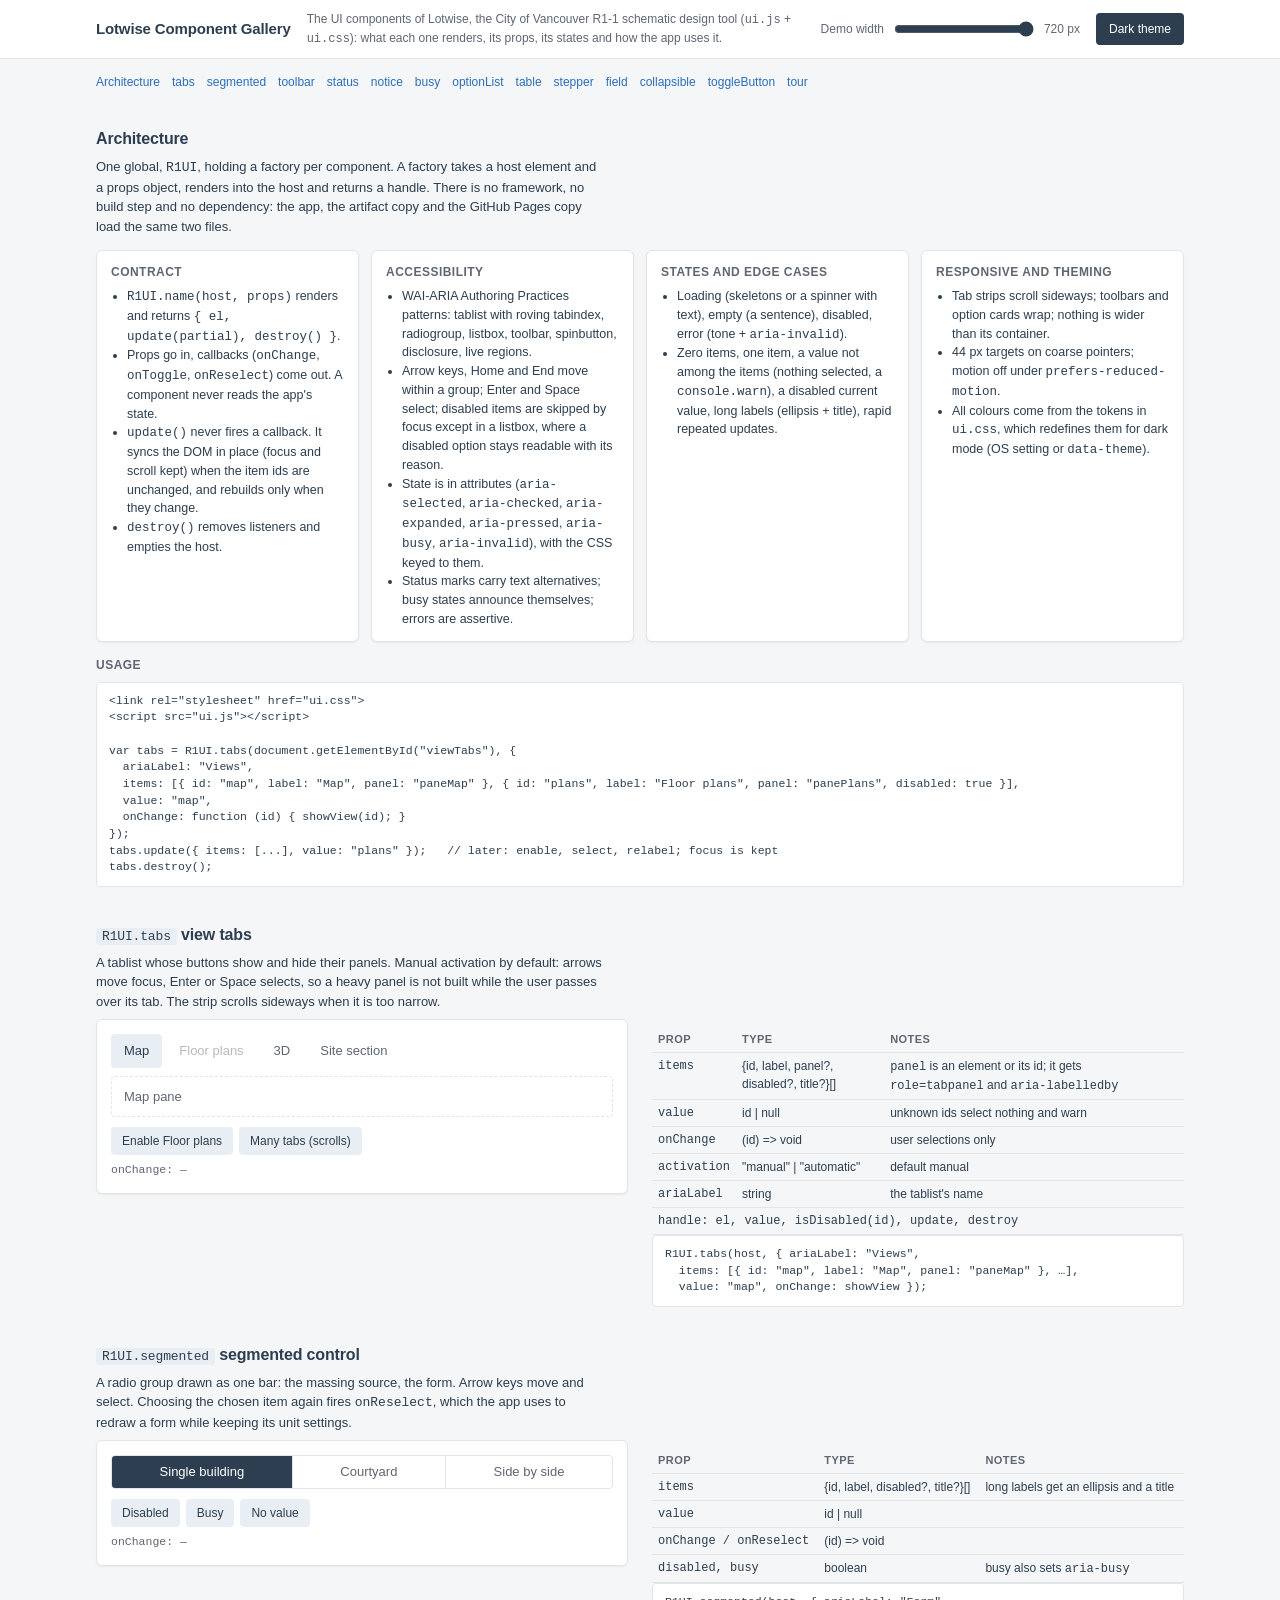
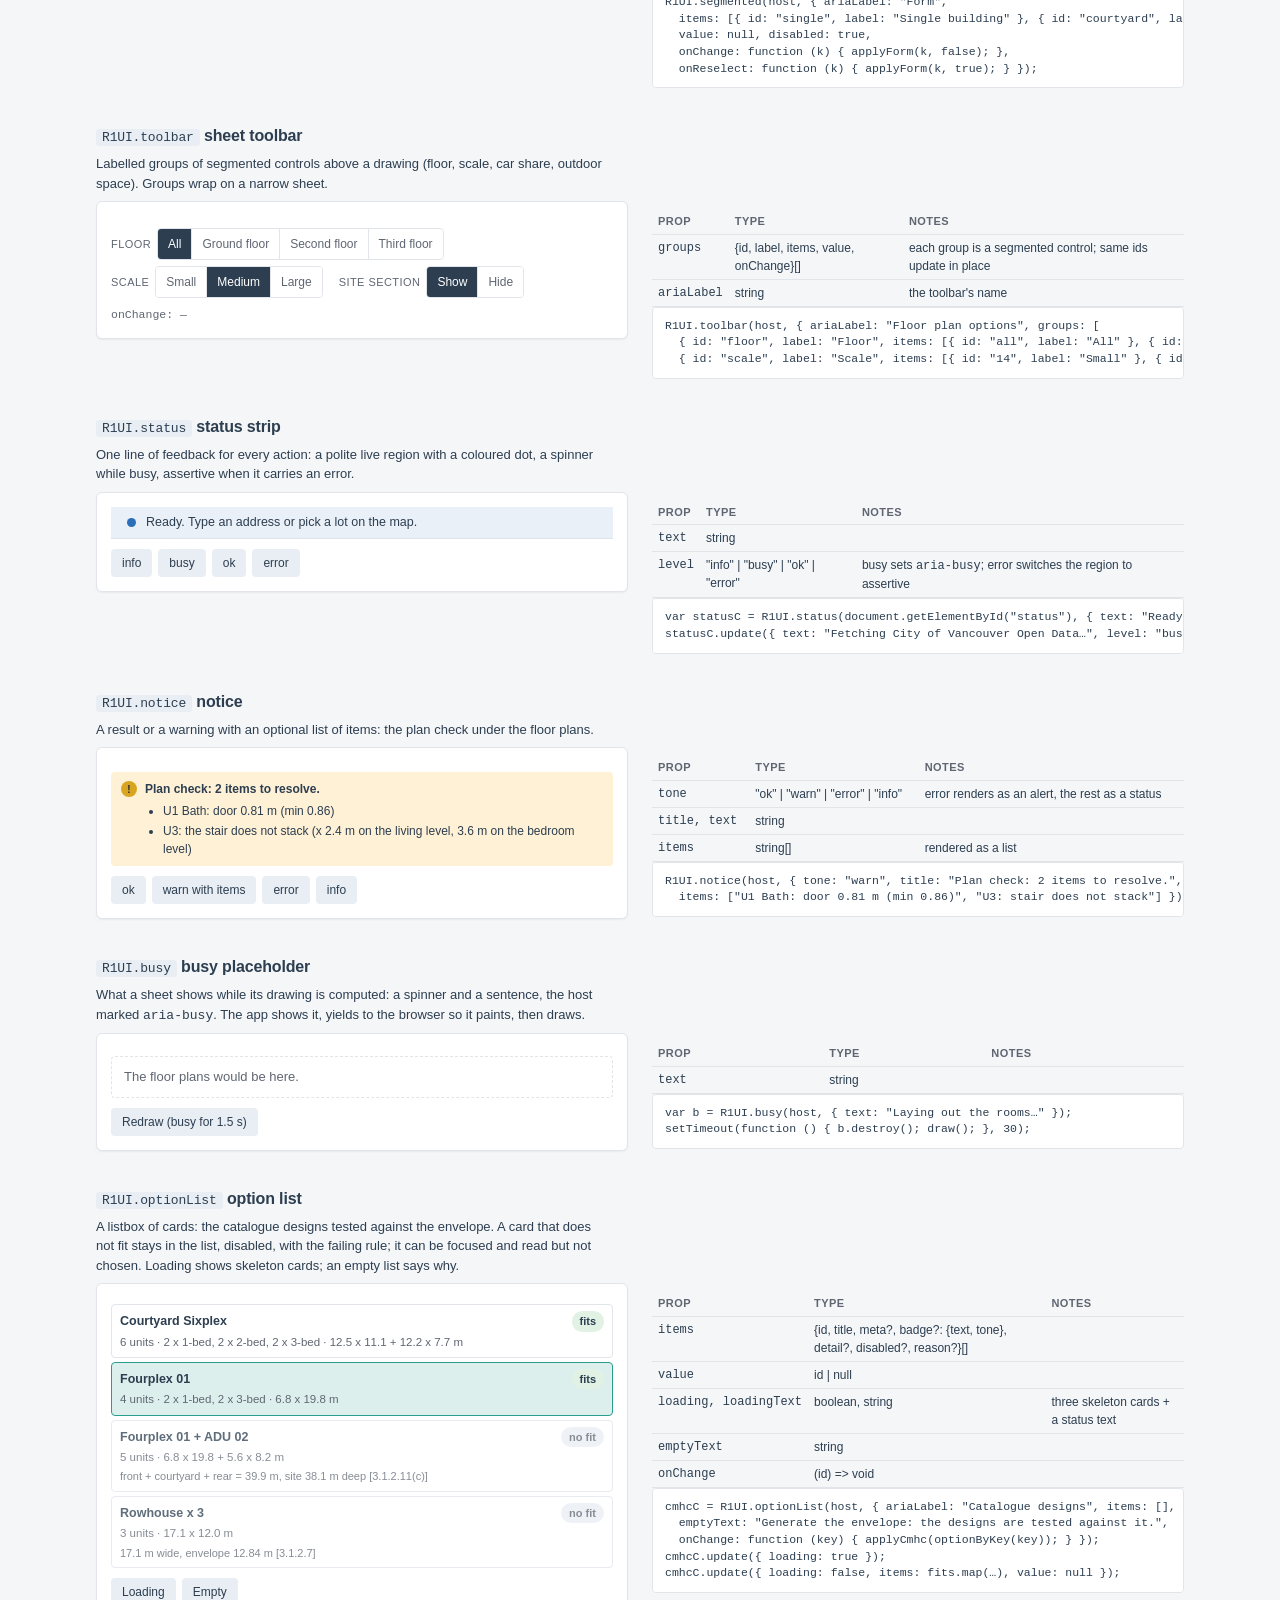
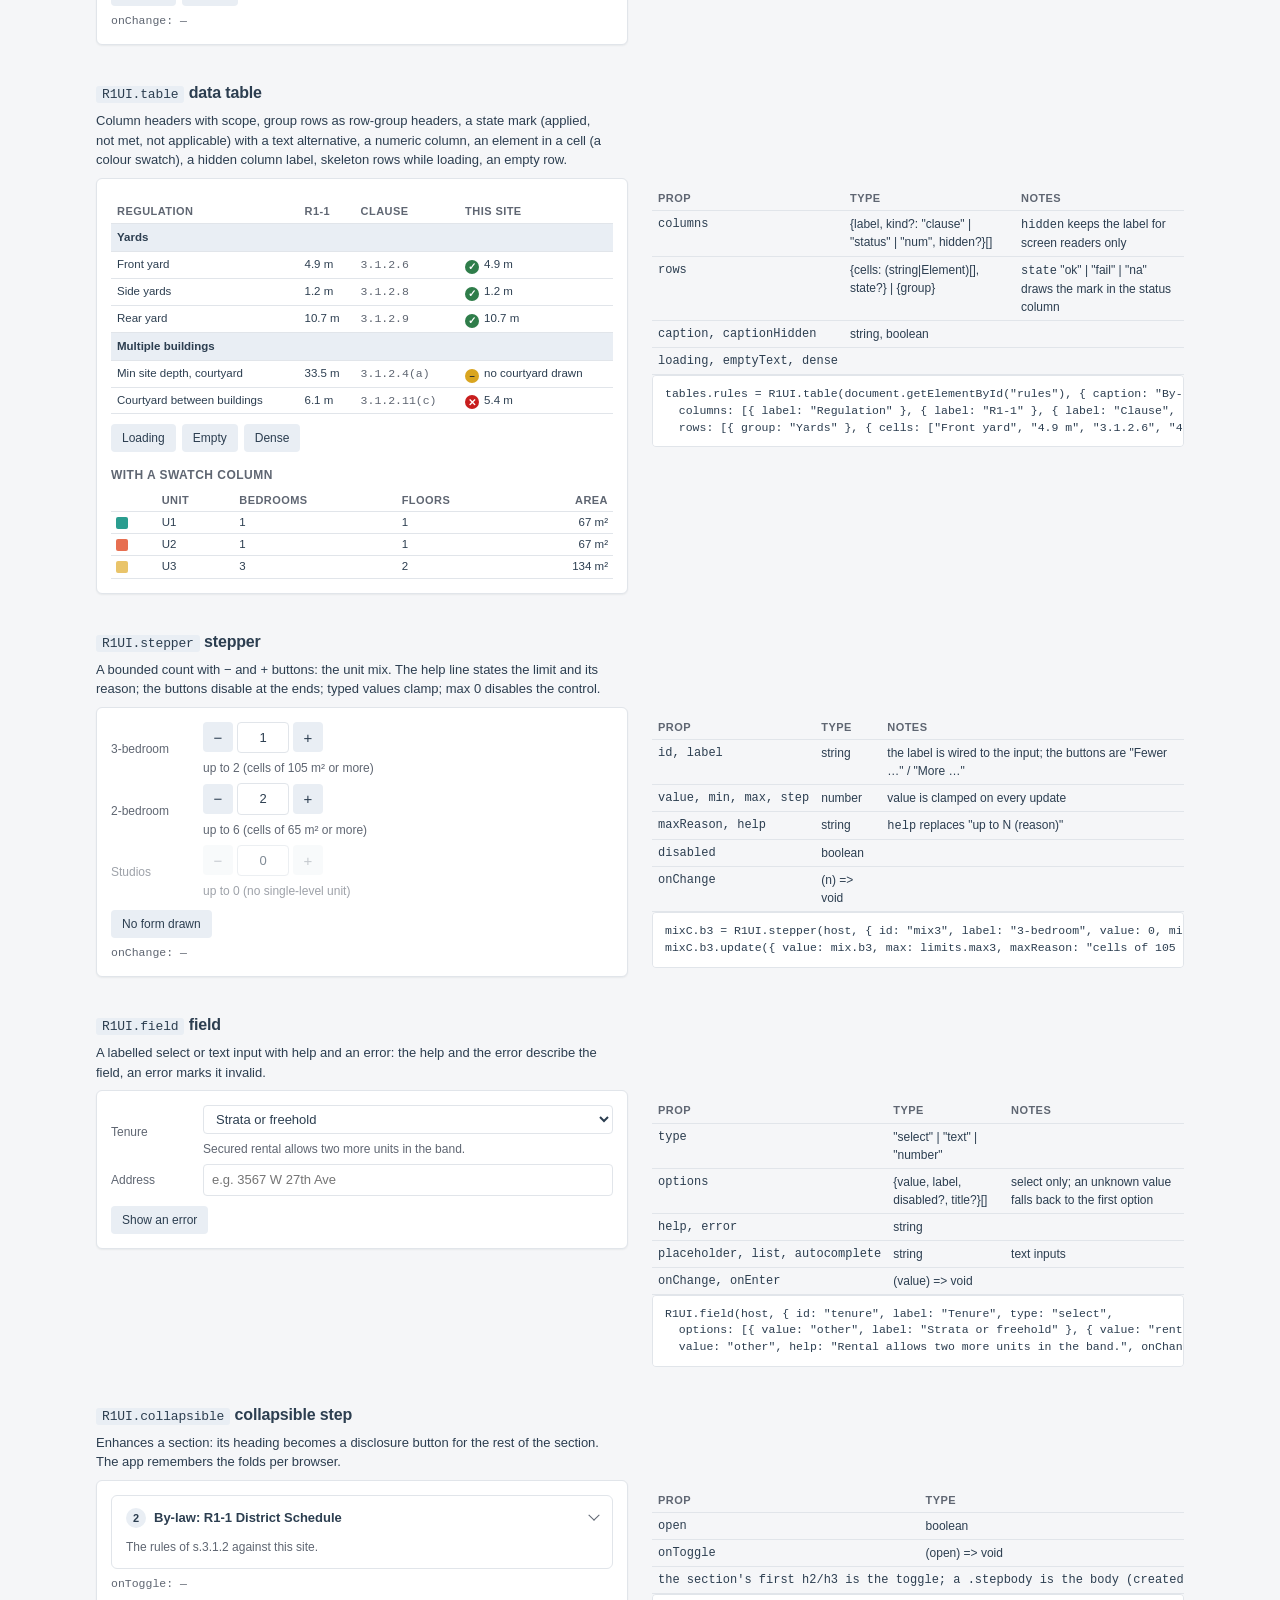
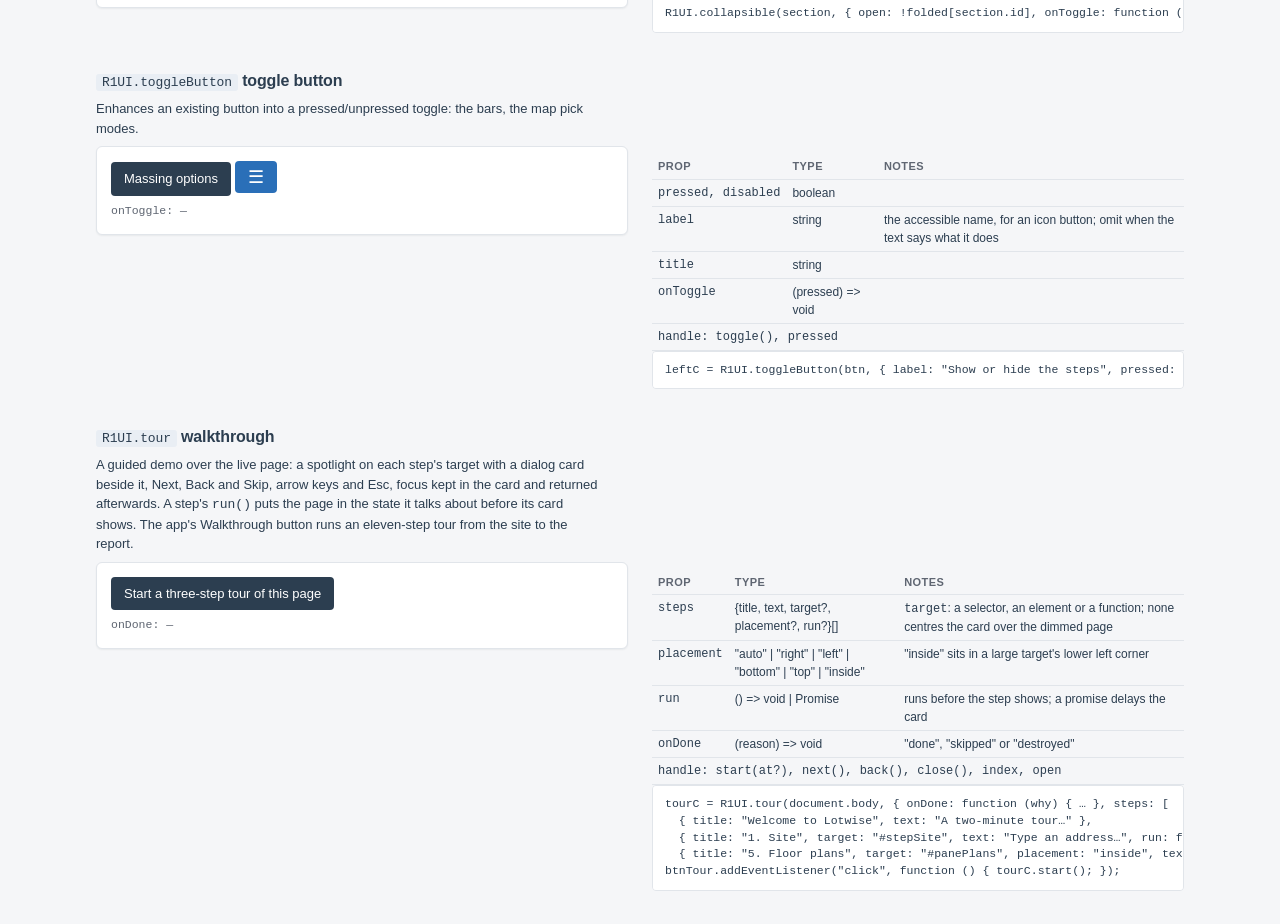
<file: ui-gallery.html>
<!doctype html>
<html lang="en">
<head>
<meta charset="utf-8">
<meta name="viewport" content="width=device-width, initial-scale=1, viewport-fit=cover">
<title>Lotwise Component Gallery</title>
<link rel="stylesheet" href="ui.css">
<style>
* { box-sizing: border-box; }
html, body { margin: 0; }
body { background: var(--page); color: var(--ink); font: 13px/1.5 var(--sans); padding-block: 0 48px; }
.wrap { max-width: 1120px; margin: 0 auto; padding: 0 16px; }
header.top { position: sticky; top: env(safe-area-inset-top, 0px); z-index: 5; background: var(--panel); border-bottom: 1px solid var(--line); }
header.top .wrap { display: flex; flex-wrap: wrap; align-items: center; gap: 8px 16px; padding-block: 10px; }
header.top h1 { margin: 0; font-size: 15px; font-weight: 600; letter-spacing: -.01em; }
header.top p { margin: 0; color: var(--muted); font-size: 12px; flex: 1 1 260px; min-width: 0; }
header.top .ctl { display: flex; align-items: center; gap: 8px; font-size: 12px; color: var(--muted); }
header.top input[type=range] { width: 140px; }
nav.toc { display: flex; flex-wrap: wrap; gap: 4px 12px; font-size: 12px; margin: 14px 0 0; }
nav.toc a { color: var(--blue); text-decoration: none; } nav.toc a:hover { text-decoration: underline; }
h2 { font-size: 16px; margin: 36px 0 6px; letter-spacing: -.01em; text-wrap: balance; }
h2 code { font: 500 13px var(--mono); background: var(--group); border-radius: 3px; padding: 1px 6px; }
h3 { font-size: 12px; margin: 14px 0 6px; color: var(--muted); text-transform: uppercase; letter-spacing: .04em; }
p.lead { max-width: 70ch; margin: 0 0 8px; }
.intro { display: grid; grid-template-columns: repeat(auto-fit, minmax(240px, 1fr)); gap: 12px; margin-top: 14px; }
.intro .card { background: var(--panel); border: 1px solid var(--line); border-radius: 6px; padding: 12px 14px; box-shadow: var(--shadow); }
.intro .card h3 { margin-top: 0; }
.intro .card p, .intro .card li { margin: 0; font-size: 12.5px; }
.intro .card ul { margin: 0; padding-left: 16px; }
.demo { display: grid; grid-template-columns: minmax(0, var(--demo-w, 1fr)) minmax(260px, 1fr); gap: 16px 24px; align-items: start; }
.demo .live { background: var(--panel); border: 1px solid var(--line); border-radius: 6px; padding: 14px; box-shadow: var(--shadow); min-width: 0; max-width: 100%; }
.demo .live.narrow { max-width: var(--demo-w, 100%); }
.demo .side { min-width: 0; max-width: 100%; overflow-x: auto; }   /* a wide props table scrolls inside its column, never the page */
.demo pre { margin: 0; font: 11.5px/1.45 var(--mono); background: var(--field); border: 1px solid var(--line); border-radius: 4px; padding: 10px 12px; overflow-x: auto; max-width: 100%; }
main > pre { font: 11.5px/1.45 var(--mono); background: var(--field); border: 1px solid var(--line); border-radius: 4px; padding: 10px 12px; overflow-x: auto; max-width: 100%; margin: 8px 0 0; }
.knobs { display: flex; flex-wrap: wrap; gap: 6px; margin: 10px 0 0; }
.knobs button { background: var(--group); color: var(--ink); padding: 4px 10px; font-size: 12px; min-height: 28px; }
.knobs button[aria-pressed="true"] { background: var(--ink); color: var(--panel); }
table.props { width: 100%; border-collapse: collapse; font-size: 12px; margin: 8px 0 0; }
table.props th, table.props td { text-align: left; padding: 4px 6px; border-bottom: 1px solid var(--line); vertical-align: top; }
table.props th { color: var(--muted); font-weight: 600; font-size: 11px; text-transform: uppercase; letter-spacing: .04em; }
table.props td:first-child { font-family: var(--mono); white-space: nowrap; }
.log { font: 11.5px var(--mono); color: var(--muted); margin: 8px 0 0; min-height: 1.4em; }
.pane { padding: 10px 12px; border: 1px dashed var(--line); border-radius: 4px; margin-top: 8px; color: var(--muted); }
.unitsw { display: inline-block; width: 12px; height: 12px; border-radius: 2px; vertical-align: middle; }
.row { display: grid; grid-template-columns: 84px 1fr; align-items: center; gap: 6px 8px; margin-bottom: 6px; }
.row label:first-child { color: var(--muted); font-size: 12px; }
input[type="text"], select { font: inherit; color: var(--ink); background: var(--field); border: 1px solid var(--line); border-radius: 4px; padding: 5px 8px; width: 100%; }
.muted { color: var(--muted); font-size: 12px; margin: 6px 0 0; }
.step { background: var(--panel); border: 1px solid var(--line); border-radius: 6px; padding: 12px 14px; }
.step h2 { margin: 0 0 10px; font-size: 13px; font-weight: 600; user-select: none; }
.badge { display: inline-flex; width: 20px; height: 20px; border-radius: 50%; align-items: center; justify-content: center; font-size: 11px; font-weight: 600; background: var(--group); color: var(--ink); flex: 0 0 20px; }
.sheet-legend { display: flex; flex-wrap: wrap; gap: 4px 14px; margin: 10px 0 0; font-size: 12px; }
@media (max-width: 760px) { .demo { grid-template-columns: 1fr; } header.top input[type=range] { display: none; } }
</style>
</head>
<body>
<header class="top"><div class="wrap">
  <h1>Lotwise Component Gallery</h1>
  <p>The UI components of Lotwise, the City of Vancouver R1-1 schematic design tool (<code>ui.js</code> + <code>ui.css</code>): what each one renders, its props, its states and how the app uses it.</p>
  <div class="ctl"><label for="demoW">Demo width</label><input type="range" id="demoW" min="320" max="720" value="720" step="10"><output id="demoWOut" for="demoW">720 px</output></div>
  <div class="ctl"><button id="themeBtn" type="button" class="secondary" aria-pressed="false">Dark theme</button></div>
</div></header>

<main class="wrap">
  <nav class="toc" aria-label="Components">
    <a href="#architecture">Architecture</a><a href="#tabs">tabs</a><a href="#segmented">segmented</a><a href="#toolbar">toolbar</a><a href="#status">status</a><a href="#notice">notice</a><a href="#busy">busy</a><a href="#optionList">optionList</a><a href="#table">table</a><a href="#stepper">stepper</a><a href="#field">field</a><a href="#collapsible">collapsible</a><a href="#toggleButton">toggleButton</a><a href="#tour">tour</a>
  </nav>

  <h2 id="architecture">Architecture</h2>
  <p class="lead">One global, <code>R1UI</code>, holding a factory per component. A factory takes a host element and a props object, renders into the host and returns a handle. There is no framework, no build step and no dependency: the app, the artifact copy and the GitHub Pages copy load the same two files.</p>
  <div class="intro">
    <div class="card"><h3>Contract</h3><ul>
      <li><code>R1UI.name(host, props)</code> renders and returns <code>{ el, update(partial), destroy() }</code>.</li>
      <li>Props go in, callbacks (<code>onChange</code>, <code>onToggle</code>, <code>onReselect</code>) come out. A component never reads the app's state.</li>
      <li><code>update()</code> never fires a callback. It syncs the DOM in place (focus and scroll kept) when the item ids are unchanged, and rebuilds only when they change.</li>
      <li><code>destroy()</code> removes listeners and empties the host.</li>
    </ul></div>
    <div class="card"><h3>Accessibility</h3><ul>
      <li>WAI-ARIA Authoring Practices patterns: tablist with roving tabindex, radiogroup, listbox, toolbar, spinbutton, disclosure, live regions.</li>
      <li>Arrow keys, Home and End move within a group; Enter and Space select; disabled items are skipped by focus except in a listbox, where a disabled option stays readable with its reason.</li>
      <li>State is in attributes (<code>aria-selected</code>, <code>aria-checked</code>, <code>aria-expanded</code>, <code>aria-pressed</code>, <code>aria-busy</code>, <code>aria-invalid</code>), with the CSS keyed to them.</li>
      <li>Status marks carry text alternatives; busy states announce themselves; errors are assertive.</li>
    </ul></div>
    <div class="card"><h3>States and edge cases</h3><ul>
      <li>Loading (skeletons or a spinner with text), empty (a sentence), disabled, error (tone + <code>aria-invalid</code>).</li>
      <li>Zero items, one item, a value not among the items (nothing selected, a <code>console.warn</code>), a disabled current value, long labels (ellipsis + title), rapid repeated updates.</li>
    </ul></div>
    <div class="card"><h3>Responsive and theming</h3><ul>
      <li>Tab strips scroll sideways; toolbars and option cards wrap; nothing is wider than its container.</li>
      <li>44 px targets on coarse pointers; motion off under <code>prefers-reduced-motion</code>.</li>
      <li>All colours come from the tokens in <code>ui.css</code>, which redefines them for dark mode (OS setting or <code>data-theme</code>).</li>
    </ul></div>
  </div>
  <h3>Usage</h3>
  <pre>&lt;link rel="stylesheet" href="ui.css"&gt;
&lt;script src="ui.js"&gt;&lt;/script&gt;

var tabs = R1UI.tabs(document.getElementById("viewTabs"), {
  ariaLabel: "Views",
  items: [{ id: "map", label: "Map", panel: "paneMap" }, { id: "plans", label: "Floor plans", panel: "panePlans", disabled: true }],
  value: "map",
  onChange: function (id) { showView(id); }
});
tabs.update({ items: [...], value: "plans" });   // later: enable, select, relabel; focus is kept
tabs.destroy();</pre>

  <!-- ============================================================ tabs -->
  <h2 id="tabs"><code>R1UI.tabs</code> view tabs</h2>
  <p class="lead">A tablist whose buttons show and hide their panels. Manual activation by default: arrows move focus, Enter or Space selects, so a heavy panel is not built while the user passes over its tab. The strip scrolls sideways when it is too narrow.</p>
  <div class="demo">
    <div class="live narrow">
      <div id="dTabs"></div>
      <div id="dPaneMap" class="pane">Map pane</div><div id="dPanePlans" class="pane">Floor plans pane</div><div id="dPane3d" class="pane">3D pane</div><div id="dPaneSection" class="pane">Site section pane</div>
      <div class="knobs"><button id="kTabsEnable" aria-pressed="false">Enable Floor plans</button><button id="kTabsMany" aria-pressed="false">Many tabs (scrolls)</button></div>
      <p class="log" id="lTabs">onChange: —</p>
    </div>
    <div class="side">
      <table class="props"><tr><th>prop</th><th>type</th><th>notes</th></tr>
        <tr><td>items</td><td>{id, label, panel?, disabled?, title?}[]</td><td><code>panel</code> is an element or its id; it gets <code>role=tabpanel</code> and <code>aria-labelledby</code></td></tr>
        <tr><td>value</td><td>id | null</td><td>unknown ids select nothing and warn</td></tr>
        <tr><td>onChange</td><td>(id) =&gt; void</td><td>user selections only</td></tr>
        <tr><td>activation</td><td>"manual" | "automatic"</td><td>default manual</td></tr>
        <tr><td>ariaLabel</td><td>string</td><td>the tablist's name</td></tr>
        <tr><td colspan="3">handle: <code>el</code>, <code>value</code>, <code>isDisabled(id)</code>, <code>update</code>, <code>destroy</code></td></tr></table>
      <pre>R1UI.tabs(host, { ariaLabel: "Views",
  items: [{ id: "map", label: "Map", panel: "paneMap" }, …],
  value: "map", onChange: showView });</pre>
    </div>
  </div>

  <!-- ============================================================ segmented -->
  <h2 id="segmented"><code>R1UI.segmented</code> segmented control</h2>
  <p class="lead">A radio group drawn as one bar: the massing source, the form. Arrow keys move and select. Choosing the chosen item again fires <code>onReselect</code>, which the app uses to redraw a form while keeping its unit settings.</p>
  <div class="demo">
    <div class="live narrow">
      <div id="dSeg"></div>
      <div class="knobs"><button id="kSegDisabled" aria-pressed="false">Disabled</button><button id="kSegBusy" aria-pressed="false">Busy</button><button id="kSegNone" aria-pressed="false">No value</button></div>
      <p class="log" id="lSeg">onChange: —</p>
    </div>
    <div class="side">
      <table class="props"><tr><th>prop</th><th>type</th><th>notes</th></tr>
        <tr><td>items</td><td>{id, label, disabled?, title?}[]</td><td>long labels get an ellipsis and a title</td></tr>
        <tr><td>value</td><td>id | null</td><td></td></tr>
        <tr><td>onChange / onReselect</td><td>(id) =&gt; void</td><td></td></tr>
        <tr><td>disabled, busy</td><td>boolean</td><td>busy also sets <code>aria-busy</code></td></tr></table>
      <pre>R1UI.segmented(host, { ariaLabel: "Form",
  items: [{ id: "single", label: "Single building" }, { id: "courtyard", label: "Courtyard" }],
  value: null, disabled: true,
  onChange: function (k) { applyForm(k, false); },
  onReselect: function (k) { applyForm(k, true); } });</pre>
    </div>
  </div>

  <!-- ============================================================ toolbar -->
  <h2 id="toolbar"><code>R1UI.toolbar</code> sheet toolbar</h2>
  <p class="lead">Labelled groups of segmented controls above a drawing (floor, scale, car share, outdoor space). Groups wrap on a narrow sheet.</p>
  <div class="demo">
    <div class="live narrow"><div id="dToolbar"></div><p class="log" id="lToolbar">onChange: —</p></div>
    <div class="side">
      <table class="props"><tr><th>prop</th><th>type</th><th>notes</th></tr>
        <tr><td>groups</td><td>{id, label, items, value, onChange}[]</td><td>each group is a segmented control; same ids update in place</td></tr>
        <tr><td>ariaLabel</td><td>string</td><td>the toolbar's name</td></tr></table>
      <pre>R1UI.toolbar(host, { ariaLabel: "Floor plan options", groups: [
  { id: "floor", label: "Floor", items: [{ id: "all", label: "All" }, { id: "Ground floor", label: "Ground floor" }], value: "all", onChange: … },
  { id: "scale", label: "Scale", items: [{ id: "14", label: "Small" }, { id: "20", label: "Medium" }], value: "20", onChange: … } ] });</pre>
    </div>
  </div>

  <!-- ============================================================ status -->
  <h2 id="status"><code>R1UI.status</code> status strip</h2>
  <p class="lead">One line of feedback for every action: a polite live region with a coloured dot, a spinner while busy, assertive when it carries an error.</p>
  <div class="demo">
    <div class="live narrow"><div id="dStatus" class="status"></div>
      <div class="knobs"><button data-level="info">info</button><button data-level="busy">busy</button><button data-level="ok">ok</button><button data-level="error">error</button></div></div>
    <div class="side">
      <table class="props"><tr><th>prop</th><th>type</th><th>notes</th></tr>
        <tr><td>text</td><td>string</td><td></td></tr>
        <tr><td>level</td><td>"info" | "busy" | "ok" | "error"</td><td>busy sets <code>aria-busy</code>; error switches the region to assertive</td></tr></table>
      <pre>var statusC = R1UI.status(document.getElementById("status"), { text: "Ready.", level: "info" });
statusC.update({ text: "Fetching City of Vancouver Open Data…", level: "busy" });</pre>
    </div>
  </div>

  <!-- ============================================================ notice -->
  <h2 id="notice"><code>R1UI.notice</code> notice</h2>
  <p class="lead">A result or a warning with an optional list of items: the plan check under the floor plans.</p>
  <div class="demo">
    <div class="live narrow"><div id="dNotice"></div>
      <div class="knobs"><button data-tone="ok">ok</button><button data-tone="warn">warn with items</button><button data-tone="error">error</button><button data-tone="info">info</button></div></div>
    <div class="side">
      <table class="props"><tr><th>prop</th><th>type</th><th>notes</th></tr>
        <tr><td>tone</td><td>"ok" | "warn" | "error" | "info"</td><td>error renders as an alert, the rest as a status</td></tr>
        <tr><td>title, text</td><td>string</td><td></td></tr>
        <tr><td>items</td><td>string[]</td><td>rendered as a list</td></tr></table>
      <pre>R1UI.notice(host, { tone: "warn", title: "Plan check: 2 items to resolve.",
  items: ["U1 Bath: door 0.81 m (min 0.86)", "U3: stair does not stack"] });</pre>
    </div>
  </div>

  <!-- ============================================================ busy -->
  <h2 id="busy"><code>R1UI.busy</code> busy placeholder</h2>
  <p class="lead">What a sheet shows while its drawing is computed: a spinner and a sentence, the host marked <code>aria-busy</code>. The app shows it, yields to the browser so it paints, then draws.</p>
  <div class="demo">
    <div class="live narrow"><div id="dBusy" class="pane">The floor plans would be here.</div>
      <div class="knobs"><button id="kBusy">Redraw (busy for 1.5 s)</button></div></div>
    <div class="side">
      <table class="props"><tr><th>prop</th><th>type</th><th>notes</th></tr><tr><td>text</td><td>string</td><td></td></tr></table>
      <pre>var b = R1UI.busy(host, { text: "Laying out the rooms…" });
setTimeout(function () { b.destroy(); draw(); }, 30);</pre>
    </div>
  </div>

  <!-- ============================================================ optionList -->
  <h2 id="optionList"><code>R1UI.optionList</code> option list</h2>
  <p class="lead">A listbox of cards: the catalogue designs tested against the envelope. A card that does not fit stays in the list, disabled, with the failing rule; it can be focused and read but not chosen. Loading shows skeleton cards; an empty list says why.</p>
  <div class="demo">
    <div class="live narrow"><div id="dOpt"></div>
      <div class="knobs"><button id="kOptLoading" aria-pressed="false">Loading</button><button id="kOptEmpty" aria-pressed="false">Empty</button></div>
      <p class="log" id="lOpt">onChange: —</p></div>
    <div class="side">
      <table class="props"><tr><th>prop</th><th>type</th><th>notes</th></tr>
        <tr><td>items</td><td>{id, title, meta?, badge?: {text, tone}, detail?, disabled?, reason?}[]</td><td></td></tr>
        <tr><td>value</td><td>id | null</td><td></td></tr>
        <tr><td>loading, loadingText</td><td>boolean, string</td><td>three skeleton cards + a status text</td></tr>
        <tr><td>emptyText</td><td>string</td><td></td></tr>
        <tr><td>onChange</td><td>(id) =&gt; void</td><td></td></tr></table>
      <pre>cmhcC = R1UI.optionList(host, { ariaLabel: "Catalogue designs", items: [], value: null,
  emptyText: "Generate the envelope: the designs are tested against it.",
  onChange: function (key) { applyCmhc(optionByKey(key)); } });
cmhcC.update({ loading: true });
cmhcC.update({ loading: false, items: fits.map(…), value: null });</pre>
    </div>
  </div>

  <!-- ============================================================ table -->
  <h2 id="table"><code>R1UI.table</code> data table</h2>
  <p class="lead">Column headers with scope, group rows as row-group headers, a state mark (applied, not met, not applicable) with a text alternative, a numeric column, an element in a cell (a colour swatch), a hidden column label, skeleton rows while loading, an empty row.</p>
  <div class="demo">
    <div class="live narrow"><table id="dTable"></table>
      <div class="knobs"><button id="kTableLoading" aria-pressed="false">Loading</button><button id="kTableEmpty" aria-pressed="false">Empty</button><button id="kTableDense" aria-pressed="false">Dense</button></div>
      <h3>With a swatch column</h3><table id="dTable2"></table></div>
    <div class="side">
      <table class="props"><tr><th>prop</th><th>type</th><th>notes</th></tr>
        <tr><td>columns</td><td>{label, kind?: "clause" | "status" | "num", hidden?}[]</td><td><code>hidden</code> keeps the label for screen readers only</td></tr>
        <tr><td>rows</td><td>{cells: (string|Element)[], state?} | {group}</td><td><code>state</code> "ok" | "fail" | "na" draws the mark in the status column</td></tr>
        <tr><td>caption, captionHidden</td><td>string, boolean</td><td></td></tr>
        <tr><td>loading, emptyText, dense</td><td></td><td></td></tr></table>
      <pre>tables.rules = R1UI.table(document.getElementById("rules"), { caption: "By-law rules", captionHidden: true,
  columns: [{ label: "Regulation" }, { label: "R1-1" }, { label: "Clause", kind: "clause" }, { label: "This site", kind: "status" }],
  rows: [{ group: "Yards" }, { cells: ["Front yard", "4.9 m", "3.1.2.6", "4.9 m"], state: "ok" }] });</pre>
    </div>
  </div>

  <!-- ============================================================ stepper -->
  <h2 id="stepper"><code>R1UI.stepper</code> stepper</h2>
  <p class="lead">A bounded count with − and + buttons: the unit mix. The help line states the limit and its reason; the buttons disable at the ends; typed values clamp; max 0 disables the control.</p>
  <div class="demo">
    <div class="live narrow"><div id="dStep3"></div><div id="dStep2"></div><div id="dStep0"></div>
      <div class="knobs"><button id="kStepNoForm" aria-pressed="false">No form drawn</button></div>
      <p class="log" id="lStep">onChange: —</p></div>
    <div class="side">
      <table class="props"><tr><th>prop</th><th>type</th><th>notes</th></tr>
        <tr><td>id, label</td><td>string</td><td>the label is wired to the input; the buttons are "Fewer …" / "More …"</td></tr>
        <tr><td>value, min, max, step</td><td>number</td><td>value is clamped on every update</td></tr>
        <tr><td>maxReason, help</td><td>string</td><td><code>help</code> replaces "up to N (reason)"</td></tr>
        <tr><td>disabled</td><td>boolean</td><td></td></tr>
        <tr><td>onChange</td><td>(n) =&gt; void</td><td></td></tr></table>
      <pre>mixC.b3 = R1UI.stepper(host, { id: "mix3", label: "3-bedroom", value: 0, min: 0, max: 0, onChange: onMixChange });
mixC.b3.update({ value: mix.b3, max: limits.max3, maxReason: "cells of 105 m² or more" });</pre>
    </div>
  </div>

  <!-- ============================================================ field -->
  <h2 id="field"><code>R1UI.field</code> field</h2>
  <p class="lead">A labelled select or text input with help and an error: the help and the error describe the field, an error marks it invalid.</p>
  <div class="demo">
    <div class="live narrow"><div id="dField1"></div><div id="dField2"></div>
      <div class="knobs"><button id="kFieldError" aria-pressed="false">Show an error</button></div></div>
    <div class="side">
      <table class="props"><tr><th>prop</th><th>type</th><th>notes</th></tr>
        <tr><td>type</td><td>"select" | "text" | "number"</td><td></td></tr>
        <tr><td>options</td><td>{value, label, disabled?, title?}[]</td><td>select only; an unknown value falls back to the first option</td></tr>
        <tr><td>help, error</td><td>string</td><td></td></tr>
        <tr><td>placeholder, list, autocomplete</td><td>string</td><td>text inputs</td></tr>
        <tr><td>onChange, onEnter</td><td>(value) =&gt; void</td><td></td></tr></table>
      <pre>R1UI.field(host, { id: "tenure", label: "Tenure", type: "select",
  options: [{ value: "other", label: "Strata or freehold" }, { value: "rental", label: "Secured rental" }],
  value: "other", help: "Rental allows two more units in the band.", onChange: … });</pre>
    </div>
  </div>

  <!-- ============================================================ collapsible -->
  <h2 id="collapsible"><code>R1UI.collapsible</code> collapsible step</h2>
  <p class="lead">Enhances a section: its heading becomes a disclosure button for the rest of the section. The app remembers the folds per browser.</p>
  <div class="demo">
    <div class="live narrow">
      <section class="step" id="dStep"><h2><span class="badge">2</span> By-law: R1-1 District Schedule</h2><div class="stepbody"><p class="muted">The rules of s.3.1.2 against this site.</p></div></section>
      <p class="log" id="lCol">onToggle: —</p></div>
    <div class="side">
      <table class="props"><tr><th>prop</th><th>type</th><th>notes</th></tr>
        <tr><td>open</td><td>boolean</td><td></td></tr>
        <tr><td>onToggle</td><td>(open) =&gt; void</td><td></td></tr>
        <tr><td colspan="3">the section's first h2/h3 is the toggle; a <code>.stepbody</code> is the body (created from the other children when missing)</td></tr></table>
      <pre>R1UI.collapsible(section, { open: !folded[section.id], onToggle: function (open) { remember(section.id, open); } });</pre>
    </div>
  </div>

  <!-- ============================================================ toggleButton -->
  <h2 id="toggleButton"><code>R1UI.toggleButton</code> toggle button</h2>
  <p class="lead">Enhances an existing button into a pressed/unpressed toggle: the bars, the map pick modes.</p>
  <div class="demo">
    <div class="live narrow"><button id="dToggle1" class="secondary">Massing options</button> <button id="dToggle2" class="secondary" style="font-size:18px;line-height:1">&#9776;</button>
      <p class="log" id="lTog">onToggle: —</p></div>
    <div class="side">
      <table class="props"><tr><th>prop</th><th>type</th><th>notes</th></tr>
        <tr><td>pressed, disabled</td><td>boolean</td><td></td></tr>
        <tr><td>label</td><td>string</td><td>the accessible name, for an icon button; omit when the text says what it does</td></tr>
        <tr><td>title</td><td>string</td><td></td></tr>
        <tr><td>onToggle</td><td>(pressed) =&gt; void</td><td></td></tr>
        <tr><td colspan="3">handle: <code>toggle()</code>, <code>pressed</code></td></tr></table>
      <pre>leftC = R1UI.toggleButton(btn, { label: "Show or hide the steps", pressed: true, onToggle: function (on) { sidePanel.hidden = !on; } });</pre>
    </div>
  </div>

  <!-- ============================================================ tour -->
  <h2 id="tour"><code>R1UI.tour</code> walkthrough</h2>
  <p class="lead">A guided demo over the live page: a spotlight on each step's target with a dialog card beside it, Next, Back and Skip, arrow keys and Esc, focus kept in the card and returned afterwards. A step's <code>run()</code> puts the page in the state it talks about before its card shows. The app's Walkthrough button runs an eleven-step tour from the site to the report.</p>
  <div class="demo">
    <div class="live narrow"><button id="kTour" type="button">Start a three-step tour of this page</button><p class="log" id="lTour">onDone: —</p></div>
    <div class="side">
      <table class="props"><tr><th>prop</th><th>type</th><th>notes</th></tr>
        <tr><td>steps</td><td>{title, text, target?, placement?, run?}[]</td><td><code>target</code>: a selector, an element or a function; none centres the card over the dimmed page</td></tr>
        <tr><td>placement</td><td>"auto" | "right" | "left" | "bottom" | "top" | "inside"</td><td>"inside" sits in a large target's lower left corner</td></tr>
        <tr><td>run</td><td>() =&gt; void | Promise</td><td>runs before the step shows; a promise delays the card</td></tr>
        <tr><td>onDone</td><td>(reason) =&gt; void</td><td>"done", "skipped" or "destroyed"</td></tr>
        <tr><td colspan="3">handle: <code>start(at?)</code>, <code>next()</code>, <code>back()</code>, <code>close()</code>, <code>index</code>, <code>open</code></td></tr></table>
      <pre>tourC = R1UI.tour(document.body, { onDone: function (why) { … }, steps: [
  { title: "Welcome to Lotwise", text: "A two-minute tour…" },
  { title: "1. Site", target: "#stepSite", text: "Type an address…", run: function () { showView("map"); return ensureSite(); } },
  { title: "5. Floor plans", target: "#panePlans", placement: "inside", text: "…", run: function () { showView("plans"); return wait(1500); } } ] });
btnTour.addEventListener("click", function () { tourC.start(); });</pre>
    </div>
  </div>
</main>

<script src="ui.js"></script>
<script>
(function () {
  function $(id) { return document.getElementById(id); }
  function log(id, s) { $(id).textContent = s; }
  function knob(id, fn) { var b = $(id); b.addEventListener("click", function () { var on = b.getAttribute("aria-pressed") !== "true"; b.setAttribute("aria-pressed", on ? "true" : "false"); fn(on); }); }
  // demo width and theme
  var root = document.documentElement;
  $("demoW").addEventListener("input", function () { root.style.setProperty("--demo-w", this.value + "px"); $("demoWOut").textContent = this.value + " px"; });
  $("themeBtn").addEventListener("click", function () { var dark = root.getAttribute("data-theme") !== "dark"; root.setAttribute("data-theme", dark ? "dark" : "light"); this.setAttribute("aria-pressed", dark ? "true" : "false"); this.textContent = dark ? "Light theme" : "Dark theme"; });

  // tabs
  var TABS = [{ id: "map", label: "Map", panel: "dPaneMap" }, { id: "plans", label: "Floor plans", panel: "dPanePlans", disabled: true }, { id: "3d", label: "3D", panel: "dPane3d" }, { id: "section", label: "Site section", panel: "dPaneSection" }];
  var tabs = R1UI.tabs($("dTabs"), { ariaLabel: "Views", items: TABS, value: "map", onChange: function (id) { log("lTabs", "onChange: " + id); } });
  var plansOn = false, many = false;
  function tabItems() { var it = TABS.map(function (t) { return { id: t.id, label: t.label, panel: t.panel, disabled: t.id === "plans" && !plansOn }; }); if (many) for (var i = 1; i <= 6; i++) it.push({ id: "x" + i, label: "Option " + i + " with a long name" }); return it; }
  knob("kTabsEnable", function (on) { plansOn = on; tabs.update({ items: tabItems() }); });
  knob("kTabsMany", function (on) { many = on; tabs.update({ items: tabItems() }); });

  // segmented
  var seg = R1UI.segmented($("dSeg"), { ariaLabel: "Form", items: [{ id: "single", label: "Single building" }, { id: "courtyard", label: "Courtyard", title: "Courtyard: front + rear building" }, { id: "side", label: "Side by side" }], value: "single",
    onChange: function (id) { log("lSeg", "onChange: " + id); }, onReselect: function (id) { log("lSeg", "onReselect: " + id + " (redraw, keep the unit settings)"); } });
  knob("kSegDisabled", function (on) { seg.update({ disabled: on }); });
  knob("kSegBusy", function (on) { seg.update({ busy: on }); });
  knob("kSegNone", function (on) { seg.update({ value: on ? null : "single" }); });

  // toolbar
  var tbState = { floor: "all", scale: "20", section: "show" };
  function tbGroups() { return [
    { id: "floor", label: "Floor", items: [{ id: "all", label: "All" }, { id: "Ground floor", label: "Ground floor" }, { id: "Second floor", label: "Second floor" }, { id: "Third floor", label: "Third floor" }], value: tbState.floor, onChange: function (id) { tbState.floor = id; log("lToolbar", "onChange: floor = " + id); } },
    { id: "scale", label: "Scale", items: [{ id: "14", label: "Small" }, { id: "20", label: "Medium" }, { id: "28", label: "Large" }], value: tbState.scale, onChange: function (id) { tbState.scale = id; log("lToolbar", "onChange: scale = " + id); } },
    { id: "section", label: "Site section", items: [{ id: "show", label: "Show" }, { id: "hide", label: "Hide" }], value: tbState.section, onChange: function (id) { tbState.section = id; log("lToolbar", "onChange: section = " + id); } }]; }
  R1UI.toolbar($("dToolbar"), { ariaLabel: "Floor plan options", groups: tbGroups() });

  // status
  var TEXTS = { info: "Ready. Type an address or pick a lot on the map.", busy: "Fetching City of Vancouver Open Data within 212 m for a 300 m square…", ok: "Envelope placed: 12.84 x 19.80 m, 11.5 m high, up to 6 units.", error: "Fetch failed: no address '1 Nowhere St' found." };
  var st = R1UI.status($("dStatus"), { text: TEXTS.info, level: "info" });
  Array.prototype.forEach.call(document.querySelectorAll("[data-level]"), function (b) { b.addEventListener("click", function () { st.update({ text: TEXTS[b.dataset.level], level: b.dataset.level }); }); });

  // notice
  var NOTES = { ok: { tone: "ok", title: "Plan check passed.", text: "Every room has its door (860 mm or wider), the furniture stands clear of every door swing and its 0.76 m approach, and every unit has its way in.", items: [] },
    warn: { tone: "warn", title: "Plan check: 2 items to resolve.", text: "", items: ["U1 Bath: door 0.81 m (min 0.86)", "U3: the stair does not stack (x 2.4 m on the living level, 3.6 m on the bedroom level)"] },
    error: { tone: "error", title: "Form not permitted.", text: "A courtyard configuration needs a site at least 33.5 m deep [3.1.2.4(a)]; this site is 32.0 m.", items: [] },
    info: { tone: "info", title: "Shared copy.", text: "Six sites are stored with this page; open a site file for any other address.", items: [] } };
  var nt = R1UI.notice($("dNotice"), NOTES.warn);
  Array.prototype.forEach.call(document.querySelectorAll("[data-tone]"), function (b) { b.addEventListener("click", function () { nt.update(NOTES[b.dataset.tone]); }); });

  // busy
  var busyHost = $("dBusy"), busyHtml = busyHost.innerHTML;
  $("kBusy").addEventListener("click", function () { var b = R1UI.busy(busyHost, { text: "Laying out the rooms, placing the furniture clear of the doors and checking the clearances…" }); setTimeout(function () { b.destroy(); busyHost.innerHTML = busyHtml; }, 1500); });

  // option list
  var OPTS = [{ id: "courtyard_sixplex", title: "Courtyard Sixplex", badge: { text: "fits", tone: "ok" }, meta: "6 units · 2 x 1-bed, 2 x 2-bed, 2 x 3-bed · 12.5 x 11.1 + 12.2 x 7.7 m" },
    { id: "fourplex_01", title: "Fourplex 01", badge: { text: "fits", tone: "ok" }, meta: "4 units · 2 x 1-bed, 2 x 3-bed · 6.8 x 19.8 m" },
    { id: "fourplex_01+adu_02", title: "Fourplex 01 + ADU 02", badge: { text: "no fit", tone: "no" }, meta: "5 units · 6.8 x 19.8 + 5.6 x 8.2 m", disabled: true, reason: "front + courtyard + rear = 39.9 m, site 38.1 m deep [3.1.2.11(c)]" },
    { id: "rowhouse_x3", title: "Rowhouse x 3", badge: { text: "no fit", tone: "no" }, meta: "3 units · 17.1 x 12.0 m", disabled: true, reason: "17.1 m wide, envelope 12.84 m [3.1.2.7]" }];
  var ol = R1UI.optionList($("dOpt"), { ariaLabel: "Catalogue designs", items: OPTS, value: "fourplex_01", emptyText: "Generate the envelope: the catalogue designs are tested against it.", loadingText: "Testing the catalogue designs against the envelope…", onChange: function (id) { log("lOpt", "onChange: " + id); } });
  var optEmpty = false;
  knob("kOptLoading", function (on) { ol.update({ loading: on, items: optEmpty ? [] : OPTS }); });
  knob("kOptEmpty", function (on) { optEmpty = on; ol.update({ items: on ? [] : OPTS, value: on ? null : "fourplex_01" }); });

  // table
  var ROWS = [{ group: "Yards" }, { cells: ["Front yard", "4.9 m", "3.1.2.6", "4.9 m"], state: "ok" }, { cells: ["Side yards", "1.2 m", "3.1.2.8", "1.2 m"], state: "ok" }, { cells: ["Rear yard", "10.7 m", "3.1.2.9", "10.7 m"], state: "ok" },
    { group: "Multiple buildings" }, { cells: ["Min site depth, courtyard", "33.5 m", "3.1.2.4(a)", "no courtyard drawn"], state: "na" }, { cells: ["Courtyard between buildings", "6.1 m", "3.1.2.11(c)", "5.4 m"], state: "fail" }];
  var COLS = [{ label: "Regulation" }, { label: "R1-1" }, { label: "Clause", kind: "clause" }, { label: "This site", kind: "status" }];
  var tb = R1UI.table($("dTable"), { caption: "By-law rules for this site", captionHidden: true, columns: COLS, rows: ROWS, emptyText: "Fetch a site to check its rules." });
  var tEmpty = false, tLoading = false, tDense = false;
  function tSync() { tb.update({ loading: tLoading, rows: tEmpty ? [] : ROWS, dense: tDense }); }
  knob("kTableLoading", function (on) { tLoading = on; tSync(); }); knob("kTableEmpty", function (on) { tEmpty = on; tSync(); }); knob("kTableDense", function (on) { tDense = on; tSync(); });
  function sw(c) { var s = document.createElement("span"); s.className = "unitsw"; s.style.background = c; s.setAttribute("role", "img"); s.setAttribute("aria-label", "colour " + c); return s; }
  R1UI.table($("dTable2"), { dense: true, caption: "Units", captionHidden: true, columns: [{ label: "Colour", hidden: true }, { label: "Unit" }, { label: "Bedrooms" }, { label: "Floors" }, { label: "Area", kind: "num" }],
    rows: [{ cells: [sw("#2a9d8f"), "U1", "1", "1", "67 m²"] }, { cells: [sw("#e76f51"), "U2", "1", "1", "67 m²"] }, { cells: [sw("#e9c46a"), "U3", "3", "2", "134 m²"] }] });

  // stepper
  var mix = { b3: 1, b2: 2, b0: 0 };
  var s3 = R1UI.stepper($("dStep3"), { id: "g3", label: "3-bedroom", value: mix.b3, min: 0, max: 2, maxReason: "cells of 105 m² or more", onChange: function (v) { mix.b3 = v; log("lStep", "onChange: 3-bed = " + v); } });
  var s2 = R1UI.stepper($("dStep2"), { id: "g2", label: "2-bedroom", value: mix.b2, min: 0, max: 6, maxReason: "cells of 65 m² or more", onChange: function (v) { mix.b2 = v; log("lStep", "onChange: 2-bed = " + v); } });
  var s0 = R1UI.stepper($("dStep0"), { id: "g0", label: "Studios", value: mix.b0, min: 0, max: 0, maxReason: "no single-level unit", onChange: function (v) { mix.b0 = v; log("lStep", "onChange: studios = " + v); } });
  knob("kStepNoForm", function (on) { [s3, s2, s0].forEach(function (s) { s.update(on ? { disabled: true, help: "draw a form first" } : { disabled: false, help: null }); }); });

  // field
  var f1 = R1UI.field($("dField1"), { id: "gTenure", label: "Tenure", type: "select", options: [{ value: "other", label: "Strata or freehold" }, { value: "rental", label: "Secured rental" }], value: "other", help: "Secured rental allows two more units in the band." });
  var f2 = R1UI.field($("dField2"), { id: "gAddress", label: "Address", type: "text", value: "", placeholder: "e.g. 3567 W 27th Ave", autocomplete: "street-address" });
  knob("kFieldError", function (on) { f2.update({ error: on ? "No address '1 Nowhere St' found in the City's address list." : null }); f1.update({ disabled: on }); });

  // collapsible
  R1UI.collapsible($("dStep"), { open: true, onToggle: function (o) { log("lCol", "onToggle: " + o); } });

  // toggle buttons
  R1UI.toggleButton($("dToggle1"), { title: "Show or hide the massing options", pressed: false, onToggle: function (p) { log("lTog", "onToggle: massing options " + p); } });
  R1UI.toggleButton($("dToggle2"), { label: "Show or hide the steps", pressed: true, onToggle: function (p) { log("lTog", "onToggle: steps " + p); } });

  // tour: three steps over this page
  var gTour = R1UI.tour(document.body, { onDone: function (why) { log("lTour", "onDone: " + why); }, steps: [
    { title: "A tour of the gallery", text: "Each component below is live. This card is centred because the step has no target; the next ones spotlight a part of the page." },
    { title: "The view tabs", target: "#dTabs", text: "Arrow keys move between the tabs; Enter or Space selects. Try the knobs under the demo to enable a tab or add many." },
    { title: "The data table", target: "#dTable", placement: "top", text: "State marks with text alternatives, group rows, skeleton rows while loading. Finish returns you here.", run: function () { document.getElementById("table").scrollIntoView({ block: "start" }); return new Promise(function (r) { setTimeout(r, 250); }); } }] });
  $("kTour").addEventListener("click", function () { gTour.start(); });
})();
</script>
</body>
</html>
</file>
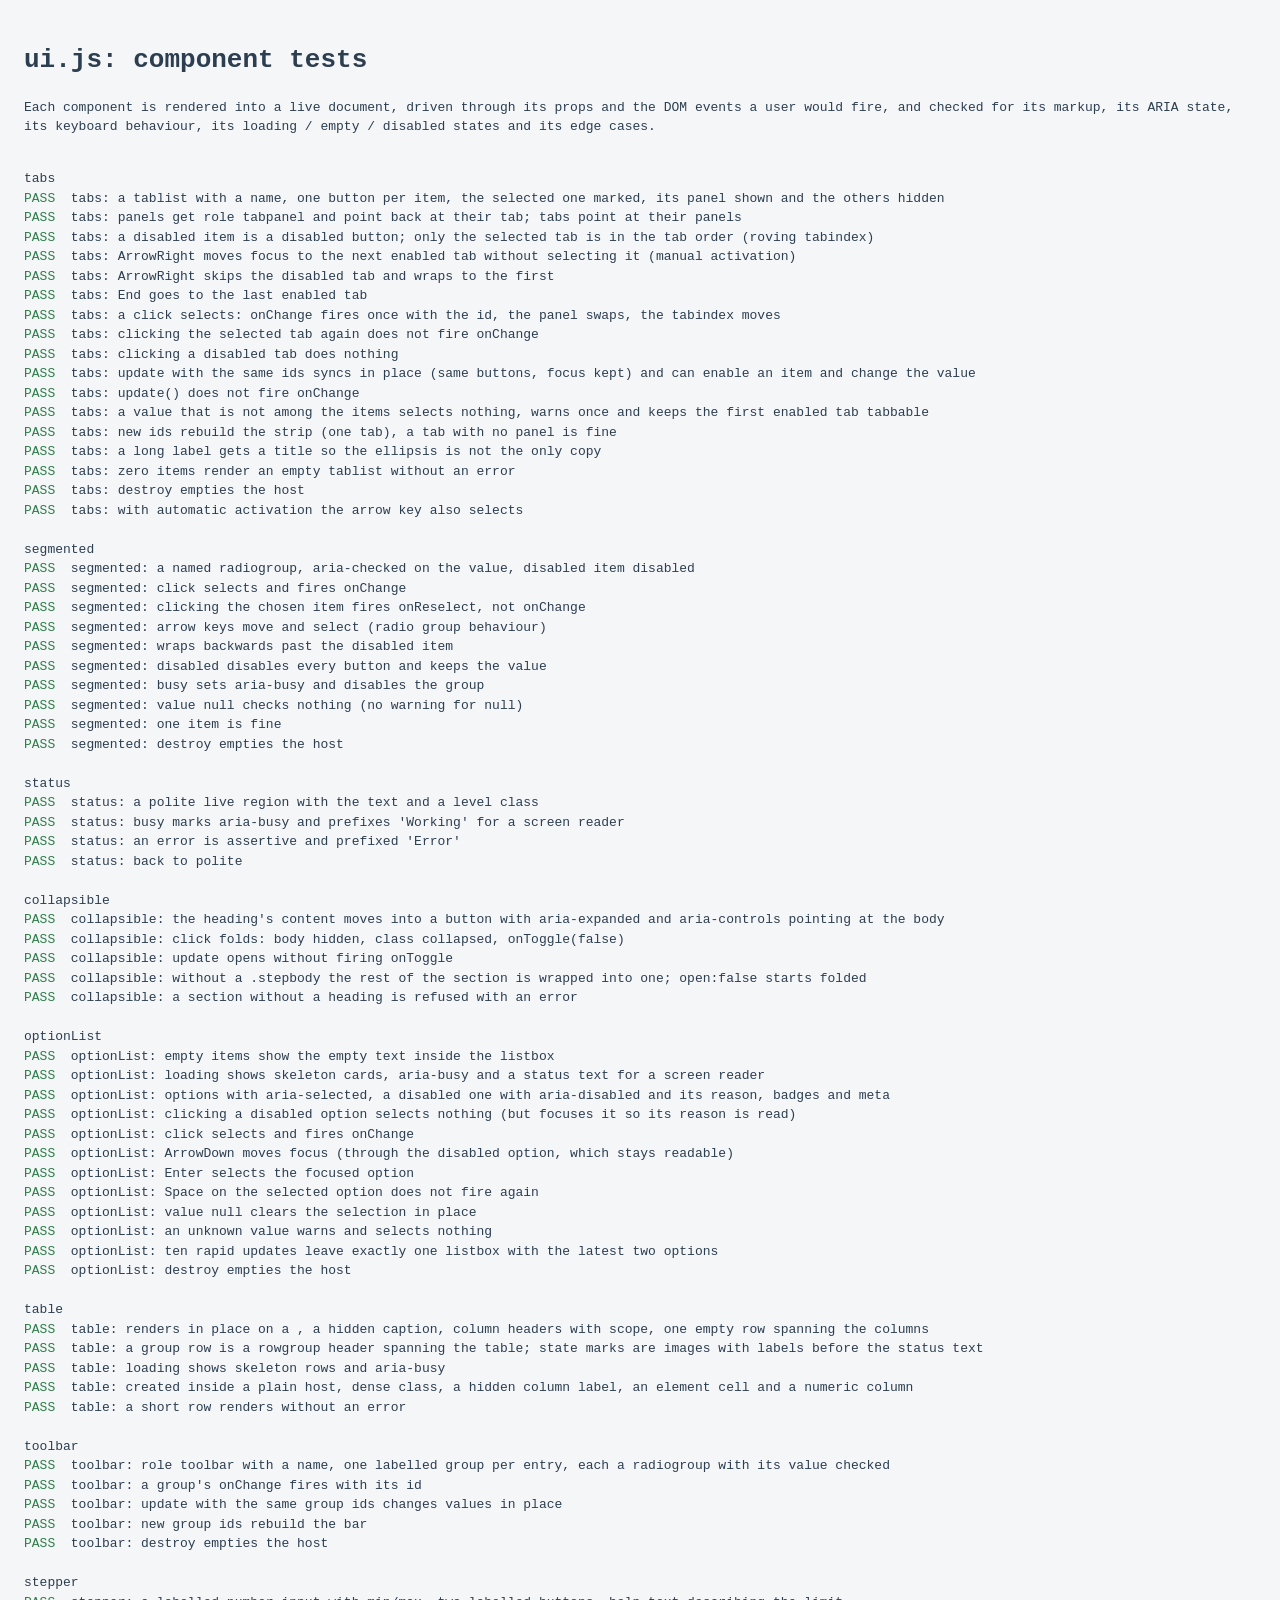
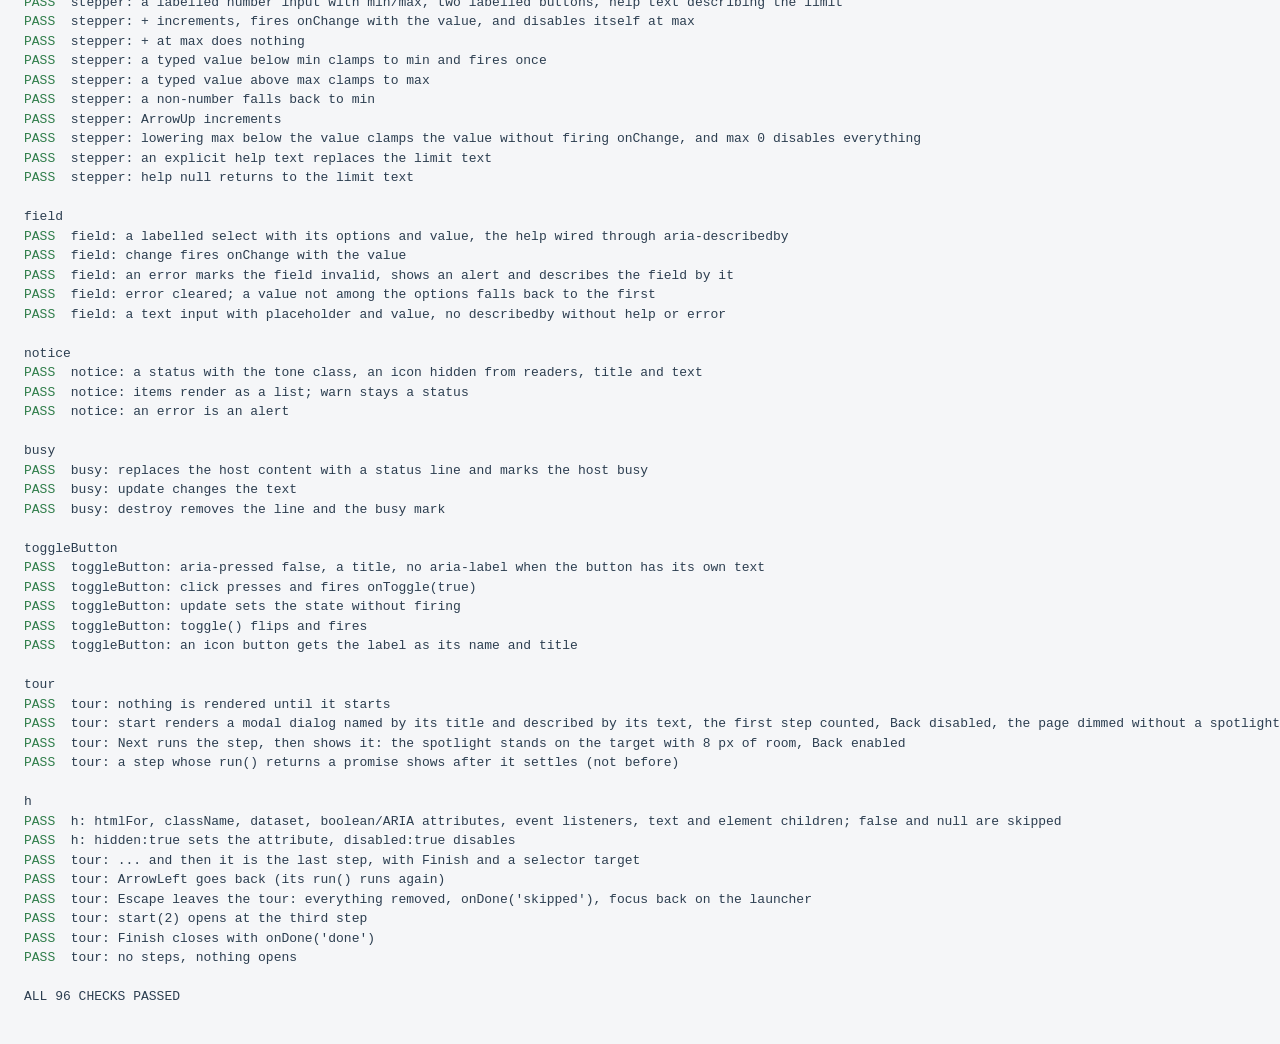
<file: ui-test.html>
<!doctype html>
<html lang="en">
<head>
<meta charset="utf-8">
<meta name="viewport" content="width=device-width, initial-scale=1">
<title>Lotwise component tests</title>
<link rel="stylesheet" href="ui.css">
<style>
body { font: 13px/1.5 var(--mono); padding: 16px; background: var(--page); color: var(--ink); }
.ok { color: var(--ok); } .fail { color: var(--red); font-weight: bold; }
#stage { position: absolute; left: -9999px; top: 0; width: 600px; }   /* the components render off-screen but in the layout, so focus and sizes are real */
</style>
</head>
<body>
<h1>ui.js: component tests</h1>
<p>Each component is rendered into a live document, driven through its props and the DOM events a user would fire, and checked for its markup, its ARIA state, its keyboard behaviour, its loading / empty / disabled states and its edge cases.</p>
<pre id="out"></pre>
<div id="stage"></div>
<script src="ui.js"></script>
<script>
(function () {
  var out = document.getElementById("out"), stage = document.getElementById("stage"), fails = 0, total = 0, warnings = [];
  var realWarn = console.warn; console.warn = function (m) { warnings.push(String(m)); realWarn.apply(console, arguments); };
  function check(name, cond, detail) { total++; if (!cond) fails++; out.innerHTML += '<span class="' + (cond ? "ok" : "fail") + '">' + (cond ? "PASS" : "FAIL") + "</span>  " + name + (cond ? "" : "  -- " + (typeof detail === "string" ? detail : JSON.stringify(detail))) + "\n"; }
  function host() { var d = document.createElement("div"); stage.appendChild(d); return d; }
  function key(el, k) { var e = new KeyboardEvent("keydown", { key: k, bubbles: true, cancelable: true }); el.dispatchEvent(e); return e; }
  function click(el) { el.dispatchEvent(new MouseEvent("click", { bubbles: true, cancelable: true })); }
  function change(el) { el.dispatchEvent(new Event("change", { bubbles: true })); }
  function q(el, s) { return el.querySelector(s); } function qa(el, s) { return Array.prototype.slice.call(el.querySelectorAll(s)); }
  function section(t) { out.innerHTML += "\n" + t + "\n"; }

  // ---------------------------------------------------------------- tabs
  section("tabs");
  var p1 = host(), p2 = host(), p3 = host(); p1.id = "tp1"; p2.id = "tp2"; p3.id = "tp3";
  var picked = [], th = host();
  var tabs = R1UI.tabs(th, { ariaLabel: "Views", items: [{ id: "a", label: "Map", panel: "tp1" }, { id: "b", label: "Plans", panel: p2 }, { id: "c", label: "3D", panel: "tp3", disabled: true }], value: "a", onChange: function (id) { picked.push(id); } });
  var tabBtns = qa(th, "[role=tab]");
  check("tabs: a tablist with a name, one button per item, the selected one marked, its panel shown and the others hidden", q(th, "[role=tablist]").getAttribute("aria-label") === "Views" && tabBtns.length === 3 && tabBtns[0].getAttribute("aria-selected") === "true" && tabBtns[1].getAttribute("aria-selected") === "false" && !p1.hidden && p2.hidden && p3.hidden, th.innerHTML);
  check("tabs: panels get role tabpanel and point back at their tab; tabs point at their panels", p1.getAttribute("role") === "tabpanel" && p1.getAttribute("aria-labelledby") === tabBtns[0].id && tabBtns[1].getAttribute("aria-controls") === "tp2" && p2.getAttribute("aria-labelledby") === tabBtns[1].id, [p1.getAttribute("aria-labelledby"), tabBtns[0].id]);
  check("tabs: a disabled item is a disabled button; only the selected tab is in the tab order (roving tabindex)", tabBtns[2].disabled && tabBtns[0].tabIndex === 0 && tabBtns[1].tabIndex === -1 && tabBtns[2].tabIndex === -1, tabBtns.map(function (b) { return b.tabIndex; }));
  tabBtns[0].focus(); key(tabBtns[0], "ArrowRight");
  check("tabs: ArrowRight moves focus to the next enabled tab without selecting it (manual activation)", document.activeElement === tabBtns[1] && picked.length === 0 && tabBtns[0].getAttribute("aria-selected") === "true", [document.activeElement && document.activeElement.textContent, picked]);
  key(tabBtns[1], "ArrowRight");
  check("tabs: ArrowRight skips the disabled tab and wraps to the first", document.activeElement === tabBtns[0], document.activeElement && document.activeElement.textContent);
  key(tabBtns[0], "End"); check("tabs: End goes to the last enabled tab", document.activeElement === tabBtns[1]);
  click(tabBtns[1]);
  check("tabs: a click selects: onChange fires once with the id, the panel swaps, the tabindex moves", picked.join() === "b" && p2.hidden === false && p1.hidden && tabBtns[1].tabIndex === 0 && tabBtns[0].tabIndex === -1, picked);
  click(tabBtns[1]); check("tabs: clicking the selected tab again does not fire onChange", picked.length === 1);
  click(tabBtns[2]); check("tabs: clicking a disabled tab does nothing", picked.length === 1 && p2.hidden === false);
  tabBtns[1].focus(); tabs.update({ items: [{ id: "a", label: "Map", panel: "tp1" }, { id: "b", label: "Plans", panel: p2 }, { id: "c", label: "3D", panel: "tp3", disabled: false }], value: "c" });
  check("tabs: update with the same ids syncs in place (same buttons, focus kept) and can enable an item and change the value", qa(th, "[role=tab]")[1] === tabBtns[1] && document.activeElement === tabBtns[1] && !tabBtns[2].disabled && tabBtns[2].getAttribute("aria-selected") === "true" && !p3.hidden && p2.hidden && tabs.isDisabled("c") === false, th.innerHTML);
  check("tabs: update() does not fire onChange", picked.length === 1);
  var w0 = warnings.length; tabs.update({ value: "zzz" });
  check("tabs: a value that is not among the items selects nothing, warns once and keeps the first enabled tab tabbable", qa(th, "[aria-selected=true]").length === 0 && warnings.length === w0 + 1 && /not one of the items/.test(warnings[w0]) && qa(th, "[role=tab]")[0].tabIndex === 0 && p1.hidden && p2.hidden && p3.hidden, warnings.slice(w0));
  tabs.update({ items: [{ id: "x", label: "Only" }], value: "x" });
  check("tabs: new ids rebuild the strip (one tab), a tab with no panel is fine", qa(th, "[role=tab]").length === 1 && qa(th, "[role=tab]")[0].getAttribute("aria-selected") === "true");
  var longTabs = R1UI.tabs(host(), { items: [{ id: "l", label: "A very long tab label that would never fit in a strip" }], value: "l" });
  check("tabs: a long label gets a title so the ellipsis is not the only copy", q(longTabs.el, "[role=tab]").title.length > 28);
  var emptyTabs = R1UI.tabs(host(), { items: [], value: null });
  check("tabs: zero items render an empty tablist without an error", emptyTabs.el.getAttribute("role") === "tablist" && qa(emptyTabs.el, "[role=tab]").length === 0);
  tabs.destroy(); check("tabs: destroy empties the host", th.childNodes.length === 0);
  var autoT = R1UI.tabs(host(), { activation: "automatic", items: [{ id: "a", label: "A" }, { id: "b", label: "B" }], value: "a", onChange: function (id) { picked.push("auto:" + id); } });
  qa(autoT.el, "[role=tab]")[0].focus(); key(qa(autoT.el, "[role=tab]")[0], "ArrowRight");
  check("tabs: with automatic activation the arrow key also selects", picked[picked.length - 1] === "auto:b" && qa(autoT.el, "[role=tab]")[1].getAttribute("aria-selected") === "true");

  // ---------------------------------------------------------------- segmented
  section("segmented");
  var segPicks = [], reselects = [], sh = host();
  var seg = R1UI.segmented(sh, { ariaLabel: "Form", items: [{ id: "single", label: "Single building" }, { id: "courtyard", label: "Courtyard" }, { id: "side", label: "Side by side", disabled: true }], value: "single", onChange: function (id) { segPicks.push(id); }, onReselect: function (id) { reselects.push(id); } });
  var radios = qa(sh, "[role=radio]");
  check("segmented: a named radiogroup, aria-checked on the value, disabled item disabled", q(sh, "[role=radiogroup]").getAttribute("aria-label") === "Form" && radios.length === 3 && radios[0].getAttribute("aria-checked") === "true" && radios[1].getAttribute("aria-checked") === "false" && radios[2].disabled, sh.innerHTML);
  click(radios[1]); check("segmented: click selects and fires onChange", segPicks.join() === "courtyard" && radios[1].getAttribute("aria-checked") === "true" && radios[0].getAttribute("aria-checked") === "false" && seg.value === "courtyard");
  click(radios[1]); check("segmented: clicking the chosen item fires onReselect, not onChange", reselects.join() === "courtyard" && segPicks.length === 1);
  radios[1].focus(); key(radios[1], "ArrowLeft");
  check("segmented: arrow keys move and select (radio group behaviour)", segPicks.join() === "courtyard,single" && document.activeElement === radios[0] && radios[0].getAttribute("aria-checked") === "true");
  key(radios[0], "ArrowLeft"); check("segmented: wraps backwards past the disabled item", document.activeElement === radios[1] && seg.value === "courtyard");
  seg.update({ disabled: true }); check("segmented: disabled disables every button and keeps the value", radios.every(function (r) { return r.disabled; }) && seg.value === "courtyard");
  seg.update({ disabled: false, busy: true }); check("segmented: busy sets aria-busy and disables the group", q(sh, "[role=radiogroup]").getAttribute("aria-busy") === "true" && radios[0].disabled);
  seg.update({ busy: false, value: null }); check("segmented: value null checks nothing (no warning for null)", qa(sh, "[aria-checked=true]").length === 0 && !radios[0].disabled);
  seg.update({ items: [{ id: "one", label: "One" }], value: "one" }); check("segmented: one item is fine", qa(sh, "[role=radio]").length === 1 && qa(sh, "[role=radio]")[0].getAttribute("aria-checked") === "true");
  seg.destroy(); check("segmented: destroy empties the host", sh.childNodes.length === 0);

  // ---------------------------------------------------------------- status
  section("status");
  var sth = host(), st = R1UI.status(sth, { text: "Ready.", level: "info" });
  check("status: a polite live region with the text and a level class", sth.getAttribute("role") === "status" && sth.getAttribute("aria-live") === "polite" && sth.className === "status info" && /Ready\./.test(sth.textContent), sth.outerHTML);
  st.update({ text: "Fetching…", level: "busy" }); check("status: busy marks aria-busy and prefixes 'Working' for a screen reader", sth.getAttribute("aria-busy") === "true" && sth.className === "status busy" && /Working: /.test(sth.textContent));
  st.update({ text: "Fetch failed.", level: "error" }); check("status: an error is assertive and prefixed 'Error'", sth.getAttribute("aria-live") === "assertive" && /Error: /.test(sth.textContent) && sth.getAttribute("aria-busy") === "false");
  st.update({ text: "Done.", level: "ok" }); check("status: back to polite", sth.getAttribute("aria-live") === "polite" && !/Error/.test(sth.textContent));

  // ---------------------------------------------------------------- collapsible
  section("collapsible");
  var sec = host(); sec.innerHTML = '<h2 id="hh"><span class="badge">1</span> Site</h2><div class="stepbody"><p>body</p></div>';
  var toggles = [], col = R1UI.collapsible(sec, { open: true, onToggle: function (o) { toggles.push(o); } }), cb = q(sec, "h2 button");
  check("collapsible: the heading's content moves into a button with aria-expanded and aria-controls pointing at the body", cb && cb.getAttribute("aria-expanded") === "true" && cb.textContent.indexOf("Site") > 0 && q(sec, ".stepbody").id && cb.getAttribute("aria-controls") === q(sec, ".stepbody").id && !q(sec, ".stepbody").hidden, sec.innerHTML);
  click(cb); check("collapsible: click folds: body hidden, class collapsed, onToggle(false)", q(sec, ".stepbody").hidden && sec.classList.contains("collapsed") && toggles.join() === "false");
  col.update({ open: true }); check("collapsible: update opens without firing onToggle", !q(sec, ".stepbody").hidden && toggles.length === 1);
  var sec2 = host(); sec2.innerHTML = "<h3>Report</h3><pre>x</pre><p>y</p>";
  R1UI.collapsible(sec2, { open: false });
  check("collapsible: without a .stepbody the rest of the section is wrapped into one; open:false starts folded", q(sec2, ".stepbody") && qa(sec2, ".stepbody > *").length === 2 && q(sec2, ".stepbody").hidden && q(sec2, "h3 button").getAttribute("aria-expanded") === "false", sec2.innerHTML);
  var noHead = host(), threw = false; try { R1UI.collapsible(noHead, {}); } catch (e) { threw = true; }
  check("collapsible: a section without a heading is refused with an error", threw);

  // ---------------------------------------------------------------- option list
  section("optionList");
  var oh = host(), chosen = [];
  var ol = R1UI.optionList(oh, { ariaLabel: "Catalogue designs", items: [], value: null, emptyText: "Nothing yet.", onChange: function (id) { chosen.push(id); } });
  check("optionList: empty items show the empty text inside the listbox", q(oh, "[role=listbox]").getAttribute("aria-label") === "Catalogue designs" && q(oh, ".empty").textContent === "Nothing yet." && qa(oh, "[role=option]").length === 0);
  ol.update({ loading: true, loadingText: "Testing…" });
  check("optionList: loading shows skeleton cards, aria-busy and a status text for a screen reader", q(oh, "[role=listbox]").getAttribute("aria-busy") === "true" && qa(oh, ".opt.skeleton").length === 3 && q(oh, "[role=status]").textContent === "Testing…" && qa(oh, "[role=option]").length === 0, oh.innerHTML);
  ol.update({ loading: false, items: [{ id: "f1", title: "Fourplex 01", badge: { text: "fits", tone: "ok" }, meta: "4 units" }, { id: "f2", title: "Fourplex 02", badge: { text: "no fit", tone: "no" }, disabled: true, reason: "too wide" }, { id: "d", title: "Duplex", detail: "2 units" }], value: null });
  var opts = qa(oh, "[role=option]");
  check("optionList: options with aria-selected, a disabled one with aria-disabled and its reason, badges and meta", opts.length === 3 && opts[0].getAttribute("aria-selected") === "false" && opts[1].getAttribute("aria-disabled") === "true" && /too wide/.test(opts[1].textContent) && q(opts[0], ".pill.ok").textContent === "fits" && q(opts[0], ".meta").textContent === "4 units" && q(oh, "[role=listbox]").getAttribute("aria-busy") === "false", oh.innerHTML);
  click(opts[1]); check("optionList: clicking a disabled option selects nothing (but focuses it so its reason is read)", chosen.length === 0 && document.activeElement === opts[1]);
  click(opts[0]); check("optionList: click selects and fires onChange", chosen.join() === "f1" && opts[0].getAttribute("aria-selected") === "true" && opts[0].classList.contains("on"));
  opts[0].focus(); key(opts[0], "ArrowDown"); check("optionList: ArrowDown moves focus (through the disabled option, which stays readable)", document.activeElement === opts[1]);
  key(opts[1], "ArrowDown"); key(opts[2], "Enter"); check("optionList: Enter selects the focused option", chosen.join() === "f1,d" && opts[2].getAttribute("aria-selected") === "true" && opts[0].getAttribute("aria-selected") === "false");
  key(opts[2], " "); check("optionList: Space on the selected option does not fire again", chosen.length === 2);
  ol.update({ value: null }); check("optionList: value null clears the selection in place", qa(oh, "[aria-selected=true]").length === 0 && qa(oh, "[role=option]")[0] === opts[0]);
  var w1 = warnings.length; ol.update({ value: "nope" }); check("optionList: an unknown value warns and selects nothing", warnings.length === w1 + 1 && qa(oh, "[aria-selected=true]").length === 0);
  for (var i = 0; i < 10; i++) ol.update({ items: [{ id: "f1", title: "Fourplex 01" }, { id: "n" + i, title: "New " + i }], value: "f1" });
  check("optionList: ten rapid updates leave exactly one listbox with the latest two options", qa(oh, "[role=listbox]").length === 1 && qa(oh, "[role=option]").length === 2 && /New 9/.test(oh.textContent) && q(oh, "[aria-selected=true]").textContent.indexOf("Fourplex 01") === 0);
  ol.destroy(); check("optionList: destroy empties the host", oh.childNodes.length === 0);

  // ---------------------------------------------------------------- table
  section("table");
  var tbh = document.createElement("table"); stage.appendChild(tbh);
  var tb = R1UI.table(tbh, { caption: "Rules", captionHidden: true, columns: [{ label: "Regulation" }, { label: "R1-1" }, { label: "Clause", kind: "clause" }, { label: "This site", kind: "status" }], rows: [], emptyText: "No rules yet." });
  check("table: renders in place on a <table>, a hidden caption, column headers with scope, one empty row spanning the columns", tbh === tb.el && q(tbh, "caption").classList.contains("vh") && qa(tbh, "thead th[scope=col]").length === 4 && q(tbh, "td.empty").getAttribute("colspan") === "4" && q(tbh, "td.empty").textContent === "No rules yet.", tbh.outerHTML);
  tb.update({ rows: [{ group: "Site" }, { cells: ["Front yard", "4.9 m", "3.1.2.6", "4.9 m"], state: "ok" }, { cells: ["Courtyard", "6.1 m", "3.1.2.11", "none drawn"], state: "na" }, { cells: ["Height", "11.5 m", "3.1.2.5", "12.0 m"], state: "fail" }] });
  var marks = qa(tbh, "tbody .st");
  check("table: a group row is a rowgroup header spanning the table; state marks are images with labels before the status text", q(tbh, "tr.group th").getAttribute("scope") === "rowgroup" && q(tbh, "tr.group th").getAttribute("colspan") === "4" && marks.length === 3 && marks[0].getAttribute("role") === "img" && marks[0].getAttribute("aria-label") === "applied and met" && marks[1].classList.contains("st-na") && marks[2].classList.contains("st-fail") && /12\.0 m/.test(marks[2].parentNode.textContent) && q(tbh, "td.clause").textContent === "3.1.2.6", tbh.innerHTML);
  tb.update({ loading: true }); check("table: loading shows skeleton rows and aria-busy", qa(tbh, "tr.skeleton").length === 3 && tbh.getAttribute("aria-busy") === "true");
  var sw = document.createElement("span"); sw.className = "unitsw";
  var tbd = R1UI.table(host(), { dense: true, columns: [{ label: "Colour", hidden: true }, { label: "Unit" }, { label: "Area", kind: "num" }], rows: [{ cells: [sw, "U1", "67 m²"] }] });
  check("table: created inside a plain host, dense class, a hidden column label, an element cell and a numeric column", tbd.el.tagName === "TABLE" && tbd.el.classList.contains("dense") && q(tbd.el, "th span.vh").textContent === "Colour" && q(tbd.el, "td .unitsw") === sw && q(tbd.el, "td.num").textContent === "67 m²", tbd.el.outerHTML);
  tbd.update({ rows: [{ cells: ["x", "U2"] }] }); check("table: a short row renders without an error", qa(tbd.el, "tbody td").length === 2);

  // ---------------------------------------------------------------- toolbar
  section("toolbar");
  var tlh = host(), tlPicks = [];
  var tl = R1UI.toolbar(tlh, { ariaLabel: "Sheet options", groups: [{ id: "scale", label: "Scale", items: [{ id: "s", label: "Small" }, { id: "m", label: "Medium" }], value: "m", onChange: function (id) { tlPicks.push("scale:" + id); } }, { id: "floor", label: "Floor", items: [{ id: "all", label: "All" }, { id: "g", label: "Ground" }], value: "all", onChange: function (id) { tlPicks.push("floor:" + id); } }] });
  var grps = qa(tlh, "[role=group]");
  check("toolbar: role toolbar with a name, one labelled group per entry, each a radiogroup with its value checked", q(tlh, "[role=toolbar]").getAttribute("aria-label") === "Sheet options" && grps.length === 2 && document.getElementById(grps[0].getAttribute("aria-labelledby")).textContent === "Scale" && q(grps[0], "[aria-checked=true]").textContent === "Medium" && q(grps[1], "[aria-checked=true]").textContent === "All", tlh.innerHTML);
  click(qa(grps[1], "[role=radio]")[1]); check("toolbar: a group's onChange fires with its id", tlPicks.join() === "floor:g");
  tl.update({ groups: [{ id: "scale", label: "Scale", items: [{ id: "s", label: "Small" }, { id: "m", label: "Medium" }], value: "s" }, { id: "floor", label: "Floor", items: [{ id: "all", label: "All" }, { id: "g", label: "Ground" }], value: "g" }] });
  check("toolbar: update with the same group ids changes values in place", qa(tlh, "[role=group]")[0] === grps[0] && q(grps[0], "[aria-checked=true]").textContent === "Small");
  tl.update({ groups: [{ id: "only", label: "Only", items: [{ id: "a", label: "A" }], value: "a" }] }); check("toolbar: new group ids rebuild the bar", qa(tlh, "[role=group]").length === 1);
  tl.destroy(); check("toolbar: destroy empties the host", tlh.childNodes.length === 0);

  // ---------------------------------------------------------------- stepper
  section("stepper");
  var sph = host(), spVals = [];
  var sp = R1UI.stepper(sph, { id: "mix3", label: "3-bedroom", value: 1, min: 0, max: 3, maxReason: "cells of 105 m² or more", onChange: function (v) { spVals.push(v); } });
  var inp = q(sph, "input"), dec = qa(sph, "button")[0], inc = qa(sph, "button")[1];
  check("stepper: a labelled number input with min/max, two labelled buttons, help text describing the limit", q(sph, "label").htmlFor === "mix3" && inp.id === "mix3" && inp.type === "number" && inp.min === "0" && inp.max === "3" && inp.value === "1" && dec.getAttribute("aria-label") === "Fewer 3-bedroom" && inc.getAttribute("aria-label") === "More 3-bedroom" && document.getElementById(inp.getAttribute("aria-describedby")).textContent === "up to 3 (cells of 105 m² or more)" && !dec.disabled && !inc.disabled, sph.innerHTML);
  click(inc); click(inc); check("stepper: + increments, fires onChange with the value, and disables itself at max", spVals.join() === "2,3" && inp.value === "3" && inc.disabled && !dec.disabled && sp.value === 3);
  click(inc); check("stepper: + at max does nothing", spVals.length === 2);
  inp.value = "-5"; change(inp); check("stepper: a typed value below min clamps to min and fires once", inp.value === "0" && spVals[spVals.length - 1] === 0 && dec.disabled);
  inp.value = "99"; change(inp); check("stepper: a typed value above max clamps to max", inp.value === "3" && spVals[spVals.length - 1] === 3);
  inp.value = "abc"; change(inp); check("stepper: a non-number falls back to min", inp.value === "0" && spVals[spVals.length - 1] === 0);
  key(inp, "ArrowUp"); check("stepper: ArrowUp increments", inp.value === "1" && spVals[spVals.length - 1] === 1);
  var n0 = spVals.length; sp.update({ max: 0 }); check("stepper: lowering max below the value clamps the value without firing onChange, and max 0 disables everything", inp.value === "0" && spVals.length === n0 && inp.disabled && dec.disabled && inc.disabled && sph.firstChild.classList.contains("off"));
  sp.update({ max: 2, disabled: false, help: "draw a form first" }); check("stepper: an explicit help text replaces the limit text", document.getElementById(inp.getAttribute("aria-describedby")).textContent === "draw a form first" && !inp.disabled);
  sp.update({ help: null }); check("stepper: help null returns to the limit text", /up to 2/.test(document.getElementById(inp.getAttribute("aria-describedby")).textContent));

  // ---------------------------------------------------------------- field
  section("field");
  var fh = host(), fVals = [];
  var fd = R1UI.field(fh, { id: "tenure", label: "Tenure", type: "select", options: [{ value: "other", label: "Strata" }, { value: "rental", label: "Rental" }], value: "rental", help: "Rental allows two more units.", onChange: function (v) { fVals.push(v); } });
  var sel = q(fh, "select");
  check("field: a labelled select with its options and value, the help wired through aria-describedby", q(fh, "label").htmlFor === "tenure" && sel.options.length === 2 && sel.value === "rental" && document.getElementById(sel.getAttribute("aria-describedby")).textContent === "Rental allows two more units." && sel.getAttribute("aria-invalid") === "false", fh.innerHTML);
  sel.value = "other"; change(sel); check("field: change fires onChange with the value", fVals.join() === "other" && fd.value === "other");
  fd.update({ error: "Pick a tenure." }); check("field: an error marks the field invalid, shows an alert and describes the field by it", sel.getAttribute("aria-invalid") === "true" && q(fh, "[role=alert]").textContent === "Pick a tenure." && !q(fh, "[role=alert]").hidden && /-err/.test(sel.getAttribute("aria-describedby")));
  fd.update({ error: null, value: "nope" }); check("field: error cleared; a value not among the options falls back to the first", sel.getAttribute("aria-invalid") === "false" && q(fh, "[role=alert]").hidden && sel.selectedIndex === 0);
  var ft = R1UI.field(host(), { label: "Address", type: "text", value: "3567 W 27th Ave", placeholder: "e.g. 3567 W 27th Ave" });
  check("field: a text input with placeholder and value, no describedby without help or error", ft.input.type === "text" && ft.input.value === "3567 W 27th Ave" && ft.input.placeholder.length > 0 && !ft.input.hasAttribute("aria-describedby"));

  // ---------------------------------------------------------------- notice
  section("notice");
  var nh = host(), nt = R1UI.notice(nh, { tone: "ok", title: "Plan check passed.", text: "Every room has its door." });
  check("notice: a status with the tone class, an icon hidden from readers, title and text", q(nh, ".ui-notice").getAttribute("role") === "status" && q(nh, ".ui-notice").classList.contains("ok") && q(nh, ".ui-notice-icon").getAttribute("aria-hidden") === "true" && q(nh, "strong").textContent === "Plan check passed." && /Every room/.test(nh.textContent) && !q(nh, "ul"), nh.innerHTML);
  nt.update({ tone: "warn", title: "Plan check: 2 items to resolve.", text: null, items: ["U1 Bath door 0.81 m", "U3 stair does not stack"] });
  check("notice: items render as a list; warn stays a status", qa(nh, "li").length === 2 && q(nh, ".ui-notice").classList.contains("warn") && q(nh, ".ui-notice").getAttribute("role") === "status");
  nt.update({ tone: "error", items: [] }); check("notice: an error is an alert", q(nh, ".ui-notice").getAttribute("role") === "alert" && !q(nh, "ul"));

  // ---------------------------------------------------------------- busy
  section("busy");
  var bh = host(); bh.innerHTML = "<p>old</p>";
  var bz = R1UI.busy(bh, { text: "Laying out the rooms…" });
  check("busy: replaces the host content with a status line and marks the host busy", bh.getAttribute("aria-busy") === "true" && qa(bh, "p").length === 1 && q(bh, "p.empty.busy").getAttribute("role") === "status" && q(bh, "p").textContent === "Laying out the rooms…");
  bz.update({ text: "Checking the clearances…" }); check("busy: update changes the text", q(bh, "p").textContent === "Checking the clearances…");
  bz.destroy(); check("busy: destroy removes the line and the busy mark", !bh.hasAttribute("aria-busy") && bh.childNodes.length === 0);

  // ---------------------------------------------------------------- toggle button
  section("toggleButton");
  var tbtn = document.createElement("button"); tbtn.textContent = "Massing options"; stage.appendChild(tbtn); var tgl = [];
  var tg = R1UI.toggleButton(tbtn, { title: "Show or hide the massing options", pressed: false, onToggle: function (p) { tgl.push(p); } });
  check("toggleButton: aria-pressed false, a title, no aria-label when the button has its own text", tbtn.getAttribute("aria-pressed") === "false" && tbtn.title === "Show or hide the massing options" && !tbtn.hasAttribute("aria-label"));
  click(tbtn); check("toggleButton: click presses and fires onToggle(true)", tbtn.getAttribute("aria-pressed") === "true" && tbtn.classList.contains("on") && tgl.join() === "true" && tg.pressed === true);
  tg.update({ pressed: false, disabled: true }); check("toggleButton: update sets the state without firing", tbtn.getAttribute("aria-pressed") === "false" && tbtn.disabled && tgl.length === 1);
  tg.update({ disabled: false }); tg.toggle(); check("toggleButton: toggle() flips and fires", tbtn.getAttribute("aria-pressed") === "true" && tgl.join() === "true,true");
  var ibtn = document.createElement("button"); ibtn.textContent = "☰"; stage.appendChild(ibtn);
  R1UI.toggleButton(ibtn, { label: "Show or hide the steps", pressed: true });
  check("toggleButton: an icon button gets the label as its name and title", ibtn.getAttribute("aria-label") === "Show or hide the steps" && ibtn.title === "Show or hide the steps" && ibtn.getAttribute("aria-pressed") === "true");

  // ---------------------------------------------------------------- tour
  section("tour");
  var tA = host(), tB = host(), tRuns = [], tDone = [], launcher = document.createElement("button"); launcher.textContent = "Walkthrough"; stage.appendChild(launcher); launcher.focus();
  tA.textContent = "step one target"; tB.textContent = "step two target"; tB.id = "tourB";
  var tr = R1UI.tour(document.body, { steps: [{ title: "Welcome", text: "No target: centred over the dimmed page." }, { title: "One", text: "First target.", target: tA, run: function () { tRuns.push(1); } }, { title: "Two", text: "Second target.", target: "#tourB", run: function () { tRuns.push(2); return new Promise(function (r) { setTimeout(r, 20); }); } }], onDone: function (why) { tDone.push(why); } });
  check("tour: nothing is rendered until it starts", !q(document.body, ".ui-tour-card") && tr.open === false);
  tr.start();
  var tcard = q(document.body, ".ui-tour-card");
  check("tour: start renders a modal dialog named by its title and described by its text, the first step counted, Back disabled, the page dimmed without a spotlight", tcard && tcard.getAttribute("role") === "dialog" && tcard.getAttribute("aria-modal") === "true" && document.getElementById(tcard.getAttribute("aria-labelledby")).textContent === "Welcome" && /No target/.test(document.getElementById(tcard.getAttribute("aria-describedby")).textContent) && q(tcard, ".ui-tour-count").textContent === "Step 1 of 3" && qa(tcard, "button").filter(function (b) { return b.textContent === "Back"; })[0].disabled && q(document.body, ".ui-tour-backdrop").classList.contains("dim") && q(document.body, ".ui-tour-spot").hidden && document.activeElement === tcard, tcard && tcard.outerHTML);
  var tNext = qa(tcard, "button").filter(function (b) { return b.textContent === "Next"; })[0];
  click(tNext);
  check("tour: Next runs the step, then shows it: the spotlight stands on the target with 8 px of room, Back enabled", tRuns.join() === "1" && q(tcard, ".ui-tour-count").textContent === "Step 2 of 3" && !q(document.body, ".ui-tour-spot").hidden && Math.abs(parseFloat(q(document.body, ".ui-tour-spot").style.left) - (tA.getBoundingClientRect().left - 8)) < 1 && !qa(tcard, "button").filter(function (b) { return b.textContent === "Back"; })[0].disabled, [tRuns, q(document.body, ".ui-tour-spot").style.left, tA.getBoundingClientRect().left]);
  key(tcard, "ArrowRight");
  check("tour: a step whose run() returns a promise shows after it settles (not before)", tRuns.join() === "1,2" && q(tcard, ".ui-tour-count").textContent === "Step 2 of 3" && tNext.disabled);
  var tourWait = new Promise(function (res) { setTimeout(res, 60); });
  tourWait.then(function () {
    check("tour: ... and then it is the last step, with Finish and a selector target", q(tcard, ".ui-tour-count").textContent === "Step 3 of 3" && tNext.textContent === "Finish" && Math.abs(parseFloat(q(document.body, ".ui-tour-spot").style.top) - (tB.getBoundingClientRect().top - 8)) < 1, [q(tcard, ".ui-tour-count").textContent, tNext.textContent]);
    key(tcard, "ArrowLeft"); check("tour: ArrowLeft goes back (its run() runs again)", q(tcard, ".ui-tour-count").textContent === "Step 2 of 3" && tRuns.join() === "1,2,1");
    key(tcard, "Escape");
    check("tour: Escape leaves the tour: everything removed, onDone('skipped'), focus back on the launcher", !q(document.body, ".ui-tour-card") && !q(document.body, ".ui-tour-backdrop") && tDone.join() === "skipped" && document.activeElement === launcher && tr.open === false, [tDone, document.activeElement && document.activeElement.textContent]);
    tr.start(2);
    setTimeout(function () {   // the third step's run() is asynchronous
      var tcard2 = q(document.body, ".ui-tour-card");
      check("tour: start(2) opens at the third step", tcard2 && q(tcard2, ".ui-tour-count").textContent === "Step 3 of 3", tcard2 && q(tcard2, ".ui-tour-count").textContent);
      var fin = tcard2 && qa(tcard2, "button").filter(function (b) { return b.textContent === "Finish"; })[0]; if (fin) click(fin);
      check("tour: Finish closes with onDone('done')", !q(document.body, ".ui-tour-card") && tDone.join() === "skipped,done", tDone);
      var empty = R1UI.tour(document.body, { steps: [] }); empty.start();
      check("tour: no steps, nothing opens", !q(document.body, ".ui-tour-card") && empty.open === false);
      finish();
    }, 60);
  });

  // ---------------------------------------------------------------- the element helper
  section("h");
  var clicks = 0, hel = R1UI.h("label", { htmlFor: "zz", className: "x", dataset: { k: "v" }, hidden: false, "aria-busy": true, onClick: function () { clicks++; } }, ["text", null, R1UI.h("b", { text: "bold" })]);
  click(hel);
  check("h: htmlFor, className, dataset, boolean/ARIA attributes, event listeners, text and element children; false and null are skipped", hel.htmlFor === "zz" && hel.className === "x" && hel.dataset.k === "v" && !hel.hidden && hel.getAttribute("aria-busy") === "true" && clicks === 1 && hel.textContent === "textbold" && q(hel, "b"), hel.outerHTML);
  check("h: hidden:true sets the attribute, disabled:true disables", R1UI.h("p", { hidden: true }).hidden && R1UI.h("button", { disabled: true }).disabled);

  function finish() {
    console.warn = realWarn;
    out.innerHTML += "\n" + (fails ? fails + " FAILED of " + total : "ALL " + total + " CHECKS PASSED") + "\n";
    window.uitest = { fails: fails, total: total };
  }
})();
</script>
</body>
</html>
</file>
<file: ui.css>
/* ui.css -- the design tokens and the styles of the components in ui.js, shared by the app (index.html), the
   component gallery (ui-gallery.html) and the component tests (ui-test.html). The artifact build inlines it. */

/* ------------------------------------------------------------------ tokens: light first, dark under the OS
   setting (unless the page is pinned light) and under an explicit data-theme="dark" */
:root {
  --ink: #2c3e50; --muted: #5f6672; --page: #f5f6f8; --panel: #ffffff; --line: #e1e5ea; --field: #ffffff;
  --amber: #c77d14; --amber-ink: #ffffff; --blue: #2a6fb8; --red: #c81e1e; --green: #9fb07f; --teal: #2a9d8f;
  --ok: #2f7d4a; --warn: #d9a520;
  /* the ink of a mark or label on a signal fill (--ok, --red, --blue), and on amber --warn, each at 4.5:1 or better */
  --on-signal: #ffffff; --on-warn: #1f2933;
  /* the drawing colours, the same in both themes (the drawings sit on white paper): the map legend matches them */
  --c-paper: #ffffff; --c-envelope: #3c8cdc; --c-street: #8e8e8e; --c-lane: #bdbdbd; --c-stair: #f1f2ef; --c-bldg: #f4f4f2; --c-drawink: #1f2933; --c-drawmuted: #5f6672; --c-head: #2c3e50;
  --c-unit-1: #2a9d8f; --c-unit-2: #e76f51; --c-unit-3: #e9c46a;
  --status-info: #eaf0f8; --status-busy: #fff1d6; --status-ok: #e1f2e5; --status-error: #fbe1e1;
  --group: #e9eef4; --shadow: 0 1px 2px rgba(20, 30, 40, .06);
  --sans: "IBM Plex Sans", "Helvetica Neue", Helvetica, Arial, sans-serif; --mono: "IBM Plex Mono", "SF Mono", Menlo, Consolas, monospace;
  --focus: 2px solid var(--blue);
}
@media (prefers-color-scheme: dark) {
  :root:not([data-theme="light"]) {
    color-scheme: dark;
    --ink: #e6ebf1; --muted: #9aa4b1; --page: #14181d; --panel: #1c2128; --line: #2c343d; --field: #12161b;
    --amber: #e0a03a; --amber-ink: #14181d; --blue: #5aa2ea; --red: #e0554f; --green: #7d8f60; --teal: #3fb3a4;
    --ok: #4cae6d; --warn: #e0b43a; --on-signal: #14181d; --on-warn: #14181d;
    --status-info: #1f2a3a; --status-busy: #3a2f14; --status-ok: #163121; --status-error: #3b1c1c; --group: #232c37;
  }
}
:root[data-theme="dark"] {
  color-scheme: dark;
  --ink: #e6ebf1; --muted: #9aa4b1; --page: #14181d; --panel: #1c2128; --line: #2c343d; --field: #12161b;
  --amber: #e0a03a; --amber-ink: #14181d; --blue: #5aa2ea; --red: #e0554f; --green: #7d8f60; --teal: #3fb3a4;
  --ok: #4cae6d; --warn: #e0b43a; --on-signal: #14181d; --on-warn: #14181d;
  --status-info: #1f2a3a; --status-busy: #3a2f14; --status-ok: #163121; --status-error: #3b1c1c; --group: #232c37;
}
/* the browser's own surfaces in the palette */
::selection { background: color-mix(in srgb, var(--blue) 28%, transparent); }
html { accent-color: var(--ink); }

/* ------------------------------------------------------------------ primitives every component relies on */
.vh { position: absolute !important; width: 1px; height: 1px; padding: 0; margin: -1px; overflow: hidden; clip: rect(0 0 0 0); white-space: nowrap; border: 0; }
[hidden] { display: none !important; }
button { font: inherit; font-weight: 500; padding: 6px 12px; border-radius: 4px; border: 1px solid transparent; cursor: pointer; background: var(--ink); color: var(--panel); min-height: 30px; }
button:disabled { opacity: .45; cursor: default; }
button:focus-visible, input:focus-visible, select:focus-visible, [role="option"]:focus-visible { outline: var(--focus); outline-offset: 1px; }
.empty { color: var(--muted); }
/* a working placeholder: a spinner before the text, no motion when the user asks for none */
.empty.busy::before { content: ""; display: inline-block; width: 10px; height: 10px; border: 2px solid var(--amber); border-top-color: transparent; border-radius: 50%; margin-right: 8px; vertical-align: -1px; animation: ui-spin .9s linear infinite; }
@keyframes ui-spin { to { transform: rotate(360deg); } }
/* skeleton lines while a list or table loads */
.sk-line { display: block; height: 10px; border-radius: 4px; background: linear-gradient(90deg, var(--group) 25%, var(--line) 50%, var(--group) 75%); background-size: 200% 100%; animation: ui-shimmer 1.2s linear infinite; }
.sk-line + .sk-line { margin-top: 6px; }
.w60 { width: 60%; } .w30 { width: 30%; }
@keyframes ui-shimmer { from { background-position: 200% 0; } to { background-position: -200% 0; } }
@media (prefers-reduced-motion: reduce) {
  .empty.busy::before { animation: none; border-top-color: var(--amber); }
  .sk-line { animation: none; }
  .status.busy .dot { animation: none; background: var(--amber); border: none; }
}

/* ------------------------------------------------------------------ status strip (R1UI.status) */
.status { display: flex; align-items: center; gap: 10px; padding: 6px 16px; font-size: 12.5px; border-bottom: 1px solid var(--line); background: var(--status-info); min-width: 0; }
.status .ui-status-text { min-width: 0; overflow-wrap: anywhere; }
.status .dot { width: 9px; height: 9px; border-radius: 50%; background: var(--blue); flex: 0 0 9px; }
.status.ok { background: var(--status-ok); } .status.ok .dot { background: var(--ok); }
.status.error { background: var(--status-error); } .status.error .dot { background: var(--red); }
.status.busy { background: var(--status-busy); }
.status.busy .dot { border: 2px solid var(--amber); border-top-color: transparent; background: transparent; width: 10px; height: 10px; animation: ui-spin .9s linear infinite; }

/* ------------------------------------------------------------------ tabs (R1UI.tabs): a strip that scrolls sideways on a phone instead of wrapping */
.ui-tabs { display: flex; gap: 4px; min-width: 0; overflow-x: auto; scrollbar-width: none; -webkit-overflow-scrolling: touch; }
.ui-tabs::-webkit-scrollbar { display: none; }
.ui-tab { background: transparent; color: var(--muted); border-radius: 4px; white-space: nowrap; flex: 0 0 auto; max-width: 14em; overflow: hidden; text-overflow: ellipsis; }
.ui-tab.on, .ui-tab[aria-selected="true"] { background: var(--group); color: var(--ink); }
.ui-tab:hover:not(:disabled):not(.on) { color: var(--ink); }

/* ------------------------------------------------------------------ segmented control (R1UI.segmented): a radio group drawn as one bar */
.seg { display: flex; border: 1px solid var(--line); border-radius: 4px; overflow: hidden; margin-bottom: 10px; }
.segbtn { flex: 1 1 auto; min-width: 0; background: var(--panel); color: var(--muted); border-radius: 0; border: none; padding: 6px 8px; font-weight: 500; overflow: hidden; text-overflow: ellipsis; white-space: nowrap; }   /* each button as wide as its label, spare width shared */
.segbtn + .segbtn { border-left: 1px solid var(--line); }
.segbtn.on, .segbtn[aria-checked="true"] { background: var(--ink); color: var(--panel); }
.segbtn:disabled { opacity: .5; }
.seg.busy { opacity: .7; }
/* the small bar of a sheet toolbar */
.sheet-tools .seg { margin: 0; }
.sheet-tools .segbtn { padding: 4px 10px; font-size: 12px; }

/* ------------------------------------------------------------------ toolbar (R1UI.toolbar): labelled groups that wrap */
.sheet-tools { display: flex; flex-wrap: wrap; gap: 6px 16px; align-items: center; margin: 12px 0 10px; }
.sheet-tools .grp { display: flex; gap: 6px; align-items: center; }
.sheet-tools .grp > span { color: var(--muted); font-size: 11px; text-transform: uppercase; letter-spacing: .04em; white-space: nowrap; }

/* ------------------------------------------------------------------ collapsible section (R1UI.collapsible): the heading is the button */
.ui-collapse { display: flex; align-items: center; gap: 8px; width: 100%; min-height: 0; margin: 0; padding: 0; background: transparent; color: inherit; font: inherit; font-weight: 600; text-align: left; border: none; border-radius: 4px; cursor: pointer; }
.ui-collapse::after { content: ""; margin-left: auto; width: 7px; height: 7px; border-right: 1.5px solid var(--muted); border-bottom: 1.5px solid var(--muted); transform: rotate(45deg) translate(-2px, -2px); flex: 0 0 auto; transition: transform .15s; }
.ui-collapse[aria-expanded="false"]::after { transform: rotate(-45deg) translate(-2px, 2px); }
.collapsed > h2, .collapsed > h3 { margin-bottom: 0; }
@media (prefers-reduced-motion: reduce) { .ui-collapse::after { transition: none; } }

/* ------------------------------------------------------------------ option list (R1UI.optionList): a listbox of cards */
.optlist { display: flex; flex-direction: column; gap: 4px; margin-top: 6px; }
.opt { display: grid; grid-template-columns: minmax(0, 1fr) auto; gap: 2px 8px; align-items: center; padding: 6px 8px; border: 1px solid var(--line); border-radius: 4px; background: var(--panel); }
.opt.fit { cursor: pointer; }
.opt.fit:hover { border-color: var(--teal); background: color-mix(in srgb, var(--teal) 8%, var(--panel)); }
.opt.on, .opt[aria-selected="true"] { border-color: var(--teal); background: color-mix(in srgb, var(--teal) 16%, var(--panel)); }
.opt.nofit { opacity: .75; cursor: default; }
.opt .name { font-weight: 600; font-size: 12.5px; min-width: 0; overflow-wrap: anywhere; }
.opt .meta { color: var(--muted); font-size: 11.5px; grid-column: 1; }
.opt .why { color: var(--muted); font-size: 11px; grid-column: 1 / -1; }
.opt.skeleton { display: block; min-height: 38px; }
.pill { display: inline-block; padding: 2px 8px; border-radius: 10px; font-size: 11px; font-weight: 600; white-space: nowrap; }
.pill.ok { background: var(--status-ok); color: var(--ink); } .pill.no { background: var(--group); color: var(--muted); }
.pill.n { background: var(--group); color: var(--ink); font-variant-numeric: tabular-nums; }

/* ------------------------------------------------------------------ table (R1UI.table) */
table.ui-table, .ui-table { width: 100%; border-collapse: collapse; font-size: 11.5px; margin-top: 6px; }
.ui-table caption { text-align: left; font-weight: 600; padding: 0 0 4px; color: var(--muted); font-size: 11px; letter-spacing: .04em; text-transform: uppercase; }
.ui-table th { text-align: left; font-weight: 600; color: var(--muted); padding: 4px 6px; border-bottom: 1px solid var(--line); font-size: 11px; letter-spacing: .04em; text-transform: uppercase; }
.ui-table td { padding: 4px 6px; border-bottom: 1px solid var(--line); vertical-align: top; }
.ui-table.fixed { table-layout: fixed; }   /* columns keep their widths; every cell wraps inside them */
.ui-table td.clause { font-family: var(--mono); color: var(--muted); white-space: nowrap; }
.ui-table.fixed td.clause { white-space: normal; overflow-wrap: anywhere; }
.ui-table .rule-value { display: block; color: var(--muted); font-variant-numeric: tabular-nums; }
/* the status text wraps inside its cell (the mark stays on the first line), so a long status never runs out of the bar */
.ui-table td.status-cell { font-variant-numeric: tabular-nums; white-space: normal; overflow-wrap: anywhere; min-width: 9em; }
.ui-table th.num, .ui-table td.num { text-align: right; font-variant-numeric: tabular-nums; }
.ui-table tr.group th { background: var(--group); color: var(--ink); font-weight: 600; padding: 5px 6px; text-transform: none; letter-spacing: 0; font-size: 11.5px; }
.ui-table td.empty { color: var(--muted); padding: 8px 6px; }
.ui-table.dense th, .ui-table.dense td { padding: 2px 5px; }
.ui-table tr.skeleton td { padding: 7px 6px; }
/* the state of a rule: a coloured mark before its status */
.st { display: inline-flex; width: 14px; height: 14px; border-radius: 50%; align-items: center; justify-content: center; font-size: 9.5px; font-weight: 700; line-height: 1; color: var(--on-signal); margin-right: 5px; vertical-align: -2px; flex: 0 0 14px; }
.st-ok { background: var(--ok); } .st-fail { background: var(--red); } .st-na { background: var(--warn); color: var(--on-warn); }
.keyline { display: flex; flex-wrap: wrap; gap: 4px 6px; align-items: center; font-size: 11px; }
.keyline .st { margin-left: 8px; } .keyline .st:first-child { margin-left: 0; }

/* ------------------------------------------------------------------ stepper (R1UI.stepper) */
.ui-stepper-row { display: flex; align-items: center; gap: 4px; }
.ui-stepper-input { width: 52px; text-align: center; font: inherit; color: var(--ink); background: var(--field); border: 1px solid var(--line); border-radius: 4px; padding: 5px 4px; font-variant-numeric: tabular-nums; -moz-appearance: textfield; }
.ui-stepper-input::-webkit-outer-spin-button, .ui-stepper-input::-webkit-inner-spin-button { -webkit-appearance: none; margin: 0; }
.ui-stepper-btn { min-width: 30px; padding: 4px 0; background: var(--group); color: var(--ink); font-size: 15px; line-height: 1; }
.ui-stepper-btn:hover:not(:disabled) { background: var(--line); }
.ui-stepper-help { margin: 2px 0 0; font-size: 11px; }
.ui-stepper.off { opacity: .6; }

/* ------------------------------------------------------------------ field (R1UI.field) */
.ui-field-help { margin: 2px 0 0; font-size: 11px; }
.ui-field-error { color: var(--red); font-size: 11.5px; margin: 3px 0 0; }
input[aria-invalid="true"], select[aria-invalid="true"] { border-color: var(--red); }

/* ------------------------------------------------------------------ notice (R1UI.notice): a result or a warning with its items */
.ui-notice { display: flex; gap: 8px; align-items: flex-start; margin: 10px 0 0; padding: 8px 10px; border-radius: 4px; font-size: 12px; max-width: 110ch; }
.ui-notice.ok { background: var(--status-ok); } .ui-notice.warn { background: var(--status-busy); } .ui-notice.error { background: var(--status-error); } .ui-notice.info { background: var(--status-info); }
.ui-notice-icon { display: inline-flex; width: 16px; height: 16px; border-radius: 50%; align-items: center; justify-content: center; color: var(--on-signal); font-size: 10px; font-weight: 700; flex: 0 0 16px; margin-top: 1px; }
.ui-notice.ok .ui-notice-icon { background: var(--ok); } .ui-notice.warn .ui-notice-icon { background: var(--warn); color: var(--on-warn); } .ui-notice.error .ui-notice-icon { background: var(--red); } .ui-notice.info .ui-notice-icon { background: var(--blue); }
.ui-notice-body { min-width: 0; }
.ui-notice ul { margin: 4px 0 0; padding-left: 18px; }
.ui-notice li + li { margin-top: 2px; }

/* ------------------------------------------------------------------ toggle button (R1UI.toggleButton) */
button.on, button[aria-pressed="true"].toggle { background: var(--blue); color: var(--on-signal); }
.toggle { background: var(--group); color: var(--ink); }
.toggle.on { background: var(--amber); color: var(--amber-ink); border-color: var(--amber); }

/* a phone: the clause and status cells may wrap, so a four-column table stays inside its bar; a sheet toolbar's groups
   take the full width and their bars wrap their buttons instead of clipping the labels */
@media (max-width: 820px) {
  .ui-table td.clause, .ui-table td.status-cell { white-space: normal; }
  .sheet-tools .grp { flex: 1 1 100%; }
  .sheet-tools .seg { flex: 1 1 auto; flex-wrap: wrap; }
  .sheet-tools .segbtn { flex: 1 1 auto; white-space: normal; }
}

/* ------------------------------------------------------------------ tour (R1UI.tour): a spotlight and a card over the dimmed page */
.ui-tour-backdrop { position: fixed; inset: 0; z-index: 1100; background: transparent; }
.ui-tour-backdrop.dim { background: rgba(20, 30, 40, .45); }
.ui-tour-spot { position: fixed; z-index: 1200; border-radius: 8px; box-shadow: 0 0 0 9999px rgba(20, 30, 40, .45), 0 0 0 2px var(--blue); pointer-events: none; transition: left .25s cubic-bezier(.22, 1, .36, 1), top .25s cubic-bezier(.22, 1, .36, 1), width .25s cubic-bezier(.22, 1, .36, 1), height .25s cubic-bezier(.22, 1, .36, 1); }   /* a spotlight moving between steps: brief, and only while the tour runs */
.ui-tour-card { position: fixed; z-index: 1300; width: min(360px, calc(100vw - 32px)); background: var(--panel); color: var(--ink); border: 1px solid var(--line); border-radius: 8px; box-shadow: 0 10px 30px rgba(0, 0, 0, .28); padding: 14px 16px 12px; outline: none; }
.ui-tour-card:focus-visible { outline: var(--focus); outline-offset: 2px; }
.ui-tour-card.docked { left: 16px !important; right: 16px; bottom: calc(12px + env(safe-area-inset-bottom, 0px)); top: auto !important; width: auto; }
.ui-tour-count { margin: 0 0 2px; font-size: 11px; color: var(--muted); letter-spacing: .04em; text-transform: uppercase; }
.ui-tour-title { margin: 0 0 6px; font-size: 14px; font-weight: 600; text-wrap: balance; }
.ui-tour-text { margin: 0 0 12px; font-size: 12.5px; line-height: 1.5; max-width: 60ch; }
.ui-tour-actions { display: flex; align-items: center; gap: 6px; }
.ui-tour-spacer { flex: 1; }
.ui-tour-skip { background: transparent; color: var(--muted); padding: 4px 6px; min-height: 28px; }
.ui-tour-skip:hover { color: var(--ink); }
.ui-tour-actions .secondary { background: var(--group); color: var(--ink); }
.ui-tour-actions .primary { background: var(--ink); color: var(--panel); }
@media (prefers-reduced-motion: reduce) { .ui-tour-spot { transition: none; } }

/* ------------------------------------------------------------------ interaction states: every button answers the pointer
   Hover: a dark button lightens a clear step and lifts; a light button deepens its fill and its edge goes dark; a
   segmented or tab button tints and underlines. Press sinks the fill back and nudges the button down a pixel. Disabled
   buttons never react. Each variant restates its own hover with :not(:disabled) so it outranks the generic dark-button
   rule. The hover rules do not wait on a hover media query (a touch-screen laptop may report none): a device without
   hover resets them below, so a tap leaves no stuck highlight. */
button, .filebtn { transition: background-color .12s ease-out, border-color .12s ease-out, color .12s ease-out, box-shadow .12s ease-out, transform .06s ease-out; }
button:hover:not(:disabled) { background: color-mix(in srgb, var(--ink) 76%, var(--panel)); box-shadow: 0 2px 6px rgba(20, 30, 40, .25); }
button.secondary:hover:not(:disabled), .ui-tour-actions .secondary:hover:not(:disabled), .filebtn:hover { background: color-mix(in srgb, var(--ink) 18%, var(--group)); border-color: color-mix(in srgb, var(--ink) 60%, var(--line)); color: var(--ink); box-shadow: none; }
.segbtn:hover:not(:disabled) { background: color-mix(in srgb, var(--ink) 14%, var(--panel)); color: var(--ink); box-shadow: inset 0 -3px 0 color-mix(in srgb, var(--ink) 55%, transparent); }
.segbtn.on:hover:not(:disabled), .segbtn[aria-checked="true"]:hover:not(:disabled) { background: color-mix(in srgb, var(--ink) 82%, var(--panel)); color: var(--panel); box-shadow: none; }
.ui-tab:hover:not(:disabled):not(.on) { background: color-mix(in srgb, var(--ink) 10%, transparent); color: var(--ink); box-shadow: inset 0 -3px 0 color-mix(in srgb, var(--ink) 55%, transparent); }
.ui-tab.on:hover:not(:disabled) { background: color-mix(in srgb, var(--ink) 18%, var(--group)); box-shadow: none; }
.ui-collapse:hover:not(:disabled) { background: color-mix(in srgb, var(--ink) 8%, transparent); box-shadow: none; }
.ui-collapse:hover:not(:disabled)::after { border-color: var(--ink); }
.ui-stepper-btn:hover:not(:disabled) { background: color-mix(in srgb, var(--ink) 20%, var(--group)); box-shadow: none; }
.ui-tour-skip:hover:not(:disabled) { background: color-mix(in srgb, var(--ink) 10%, transparent); color: var(--ink); box-shadow: none; }
button.on:hover:not(:disabled), button[aria-pressed="true"].toggle:hover:not(:disabled) { background: color-mix(in srgb, var(--blue) 80%, var(--ink)); box-shadow: 0 2px 6px rgba(20, 30, 40, .25); }
.toggle.on:hover:not(:disabled) { background: color-mix(in srgb, var(--amber) 80%, var(--ink)); }
/* press: the fill sinks back toward rest and the button moves down a pixel */
button:active:not(:disabled), .filebtn:active { transform: translateY(1px); box-shadow: none; }
button.secondary:active:not(:disabled), .filebtn:active { background: color-mix(in srgb, var(--ink) 28%, var(--group)); }
.segbtn:active:not(:disabled) { background: color-mix(in srgb, var(--ink) 24%, var(--panel)); }
@media (hover: none) {
  button:hover:not(:disabled) { background: var(--ink); box-shadow: none; }
  button.secondary:hover:not(:disabled), .ui-tour-actions .secondary:hover:not(:disabled), .filebtn:hover { background: var(--group); border-color: var(--line); }
  .segbtn:hover:not(:disabled) { background: var(--panel); color: var(--muted); box-shadow: none; }
  .segbtn.on:hover:not(:disabled), .segbtn[aria-checked="true"]:hover:not(:disabled) { background: var(--ink); color: var(--panel); }
  .ui-tab:hover:not(:disabled):not(.on) { background: transparent; color: var(--muted); box-shadow: none; }
  .ui-tab.on:hover:not(:disabled) { background: var(--group); }
  .ui-collapse:hover:not(:disabled), .ui-tour-skip:hover:not(:disabled) { background: transparent; }
  .ui-collapse:hover:not(:disabled)::after { border-color: var(--muted); }
  .ui-stepper-btn:hover:not(:disabled) { background: var(--group); }
  button.on:hover:not(:disabled), button[aria-pressed="true"].toggle:hover:not(:disabled) { background: var(--blue); box-shadow: none; }
  .toggle.on:hover:not(:disabled) { background: var(--amber); }
}
@media (prefers-reduced-motion: reduce) { button, .filebtn { transition: none; } button:active:not(:disabled), .filebtn:active { transform: none; } }
/* the heading of a folding step is a full-width button: give it a little room so its hover tint reads as a row */
.ui-collapse { padding: 4px 6px; margin: -4px -6px; width: calc(100% + 12px); }

/* ------------------------------------------------------------------ touch: 44 px targets on a coarse pointer */
@media (pointer: coarse) {
  .ui-tab, .segbtn, .ui-stepper-btn, .ui-collapse, button { min-height: 44px; }
  .opt { min-height: 44px; }
  .ui-stepper-input, input[type="text"], select:not([size]):not([multiple]) { min-height: 44px; }
  /* a checkbox's whole label is the target; the help disclosures and the file button too */
  label:has(> input[type="checkbox"]) { display: inline-flex; align-items: center; gap: 8px; min-height: 44px; }
  input[type="checkbox"] { width: 20px; height: 20px; margin: 0; }
  details > summary { padding-block: 13px; }   /* padding, not flex, so the disclosure triangle stays */
  .filebtn { min-height: 44px; }
}
</file>
